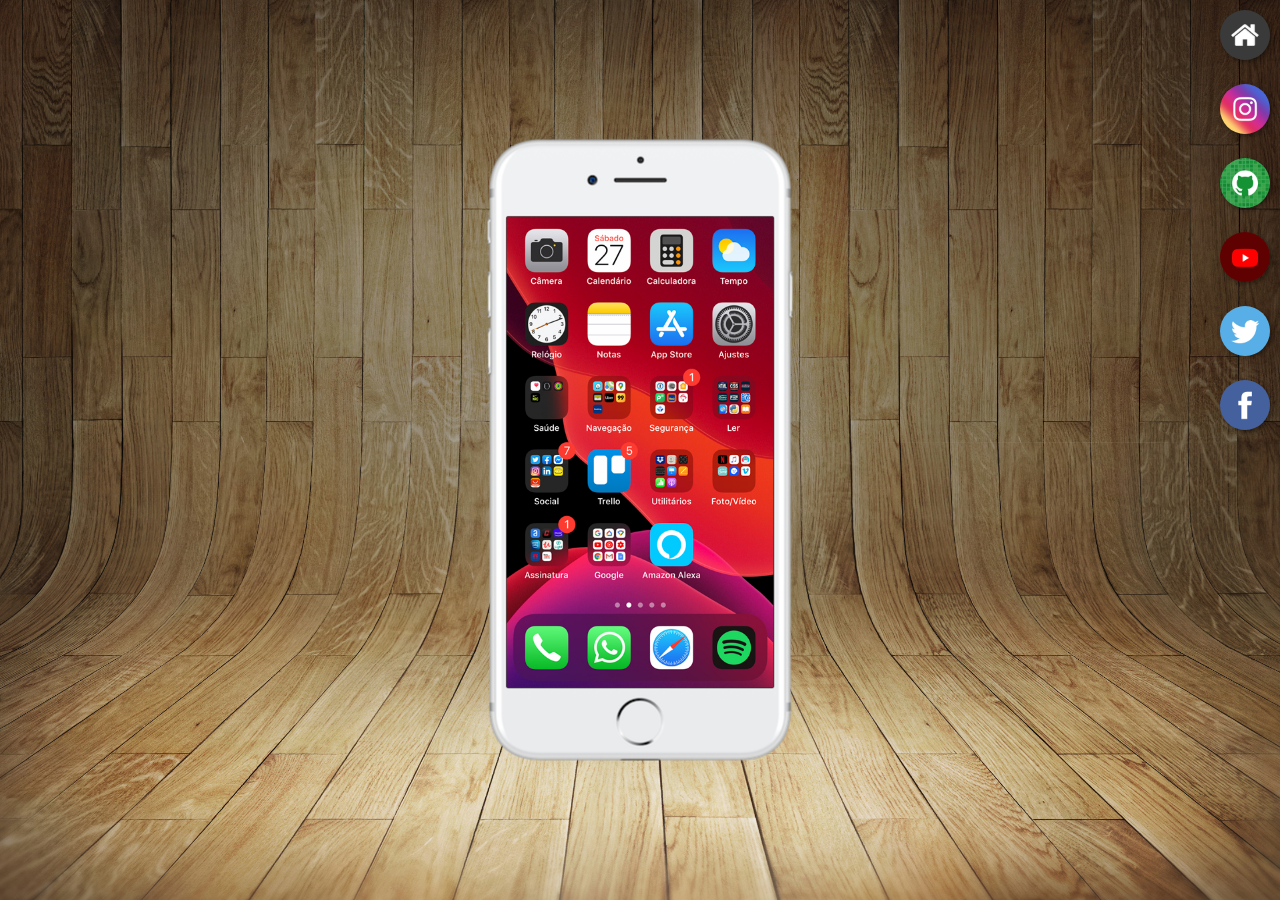
<file: index.html>
<!DOCTYPE html>
<html lang="pt-br">

<head>
    <meta charset="UTF-8">
    <meta name="viewport" content="width=device-width, initial-scale=1.0">
    <link rel="shortcut icon" href="favicon.ico" type="image/x-icon">
    <link rel="stylesheet" href="estilos/style.css">
    <title>Projeto Redes Sociais</title>
</head>

<body>
    <main>
        <section id="telefone">

            <iframe src="home.html" frameborder="0" name="tela" id="tela">
                Seu navegador nao e compativel com isso.
            </iframe>
        </section>

        <section id="redes-sociais">

            <a href="home.html" target="tela"> <img src="imagens/logo-home.jpg" alt=""></a><br>

            <a href="instagram.html" target="tela"> <img src="imagens/logo-instagram.jpg" alt=""></a><br>

            <a href="github.html" target="tela"> <img src="imagens/logo-github.jpg" alt=""></a><br>

            <a href="youtube.html" target="tela"> <img src="imagens/logo-youtube.jpg" alt=""></a><br>

            <a href="Twitter.html" target="tela"> <img src="imagens/logo-twitter.jpg" alt=""></a><br>

            <a href="facebook.html" target="tela"> <img src="imagens/logo-facebook.jpg" alt=""></a>

        </section>



    </main>
</body>

</html>
</file>
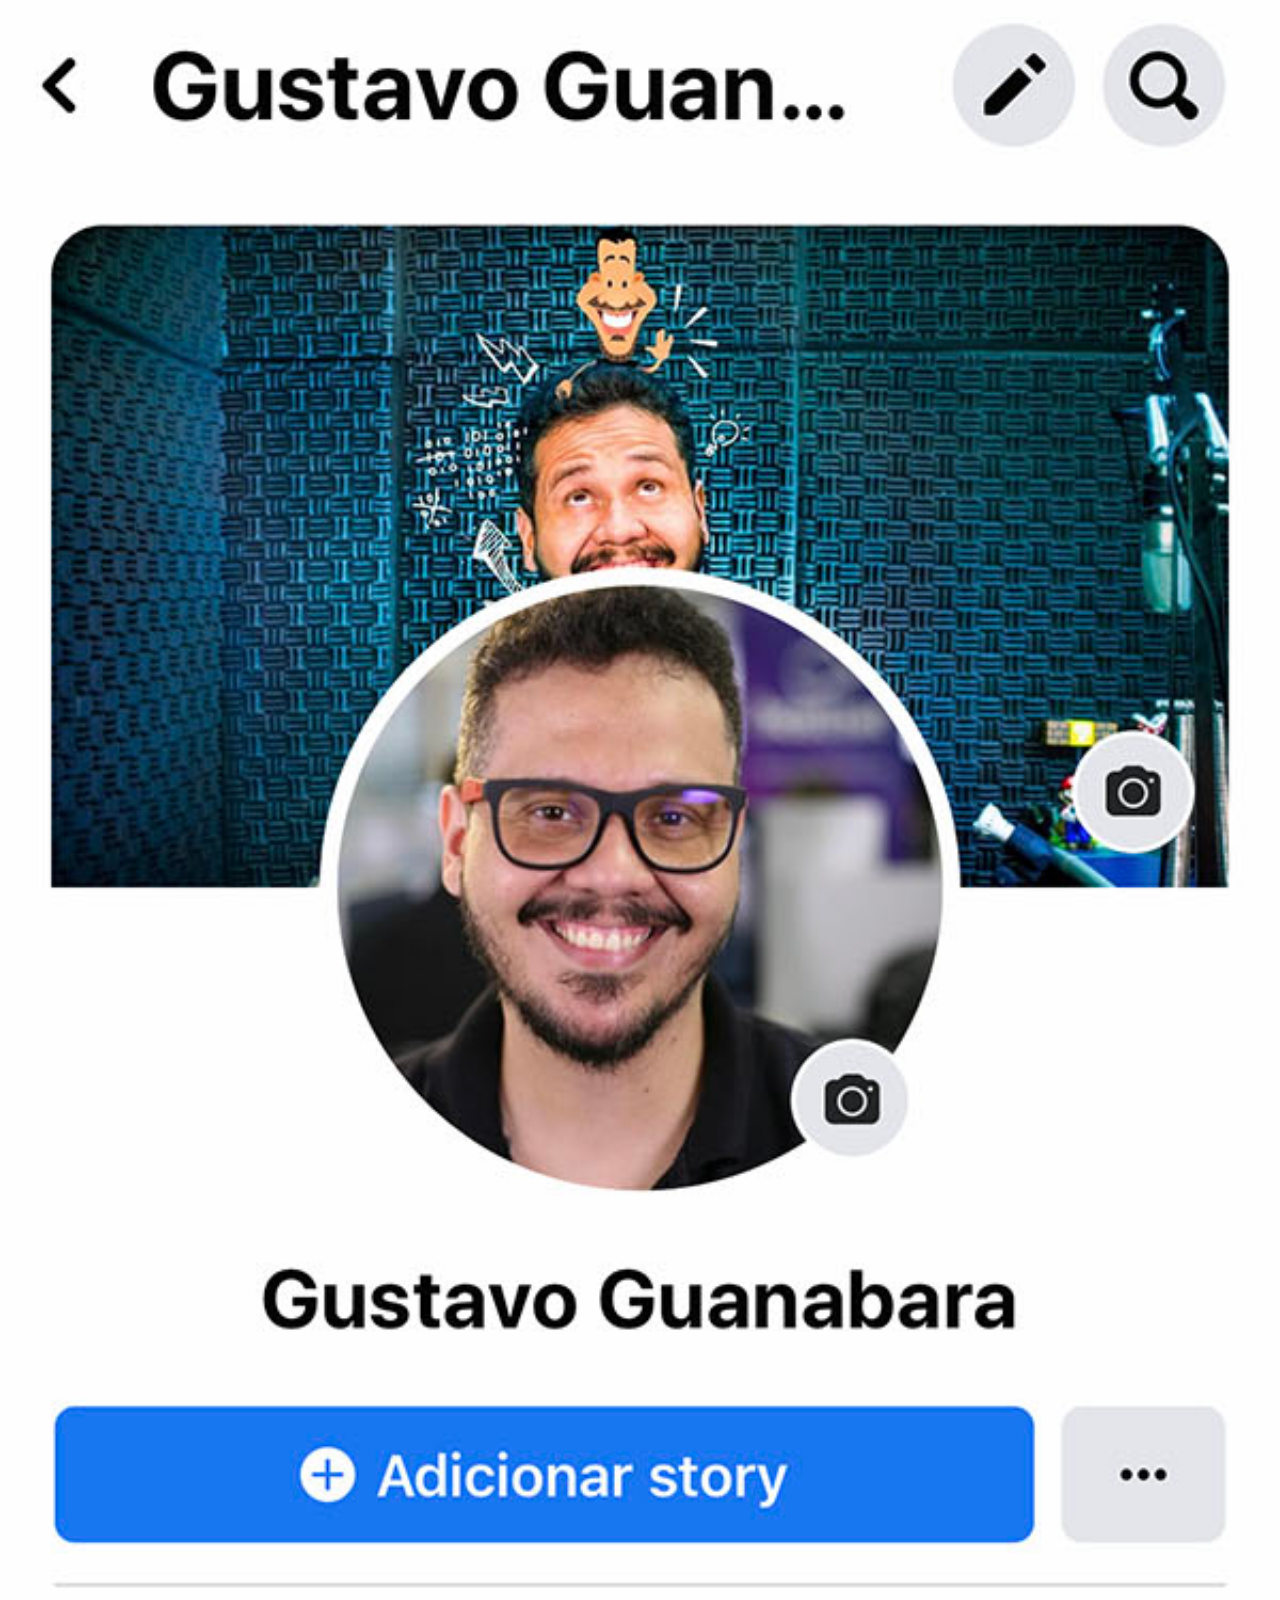
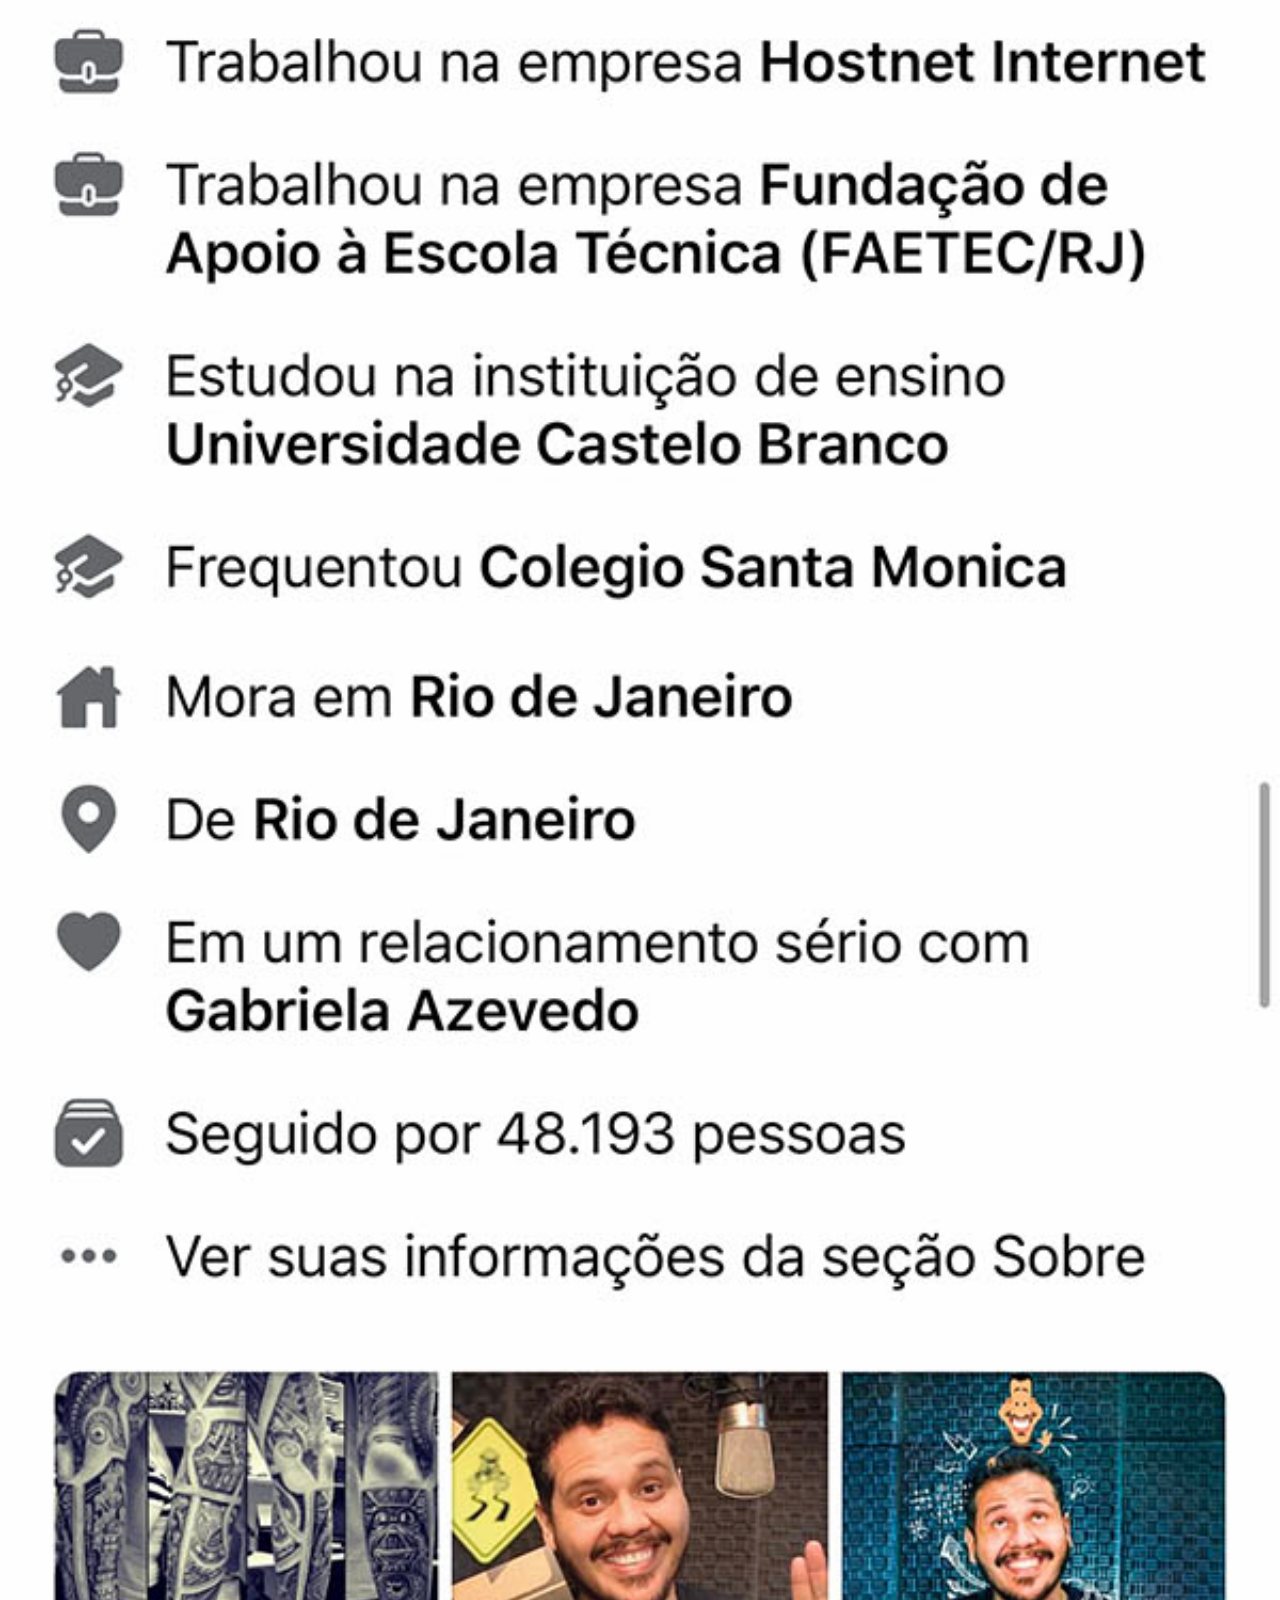
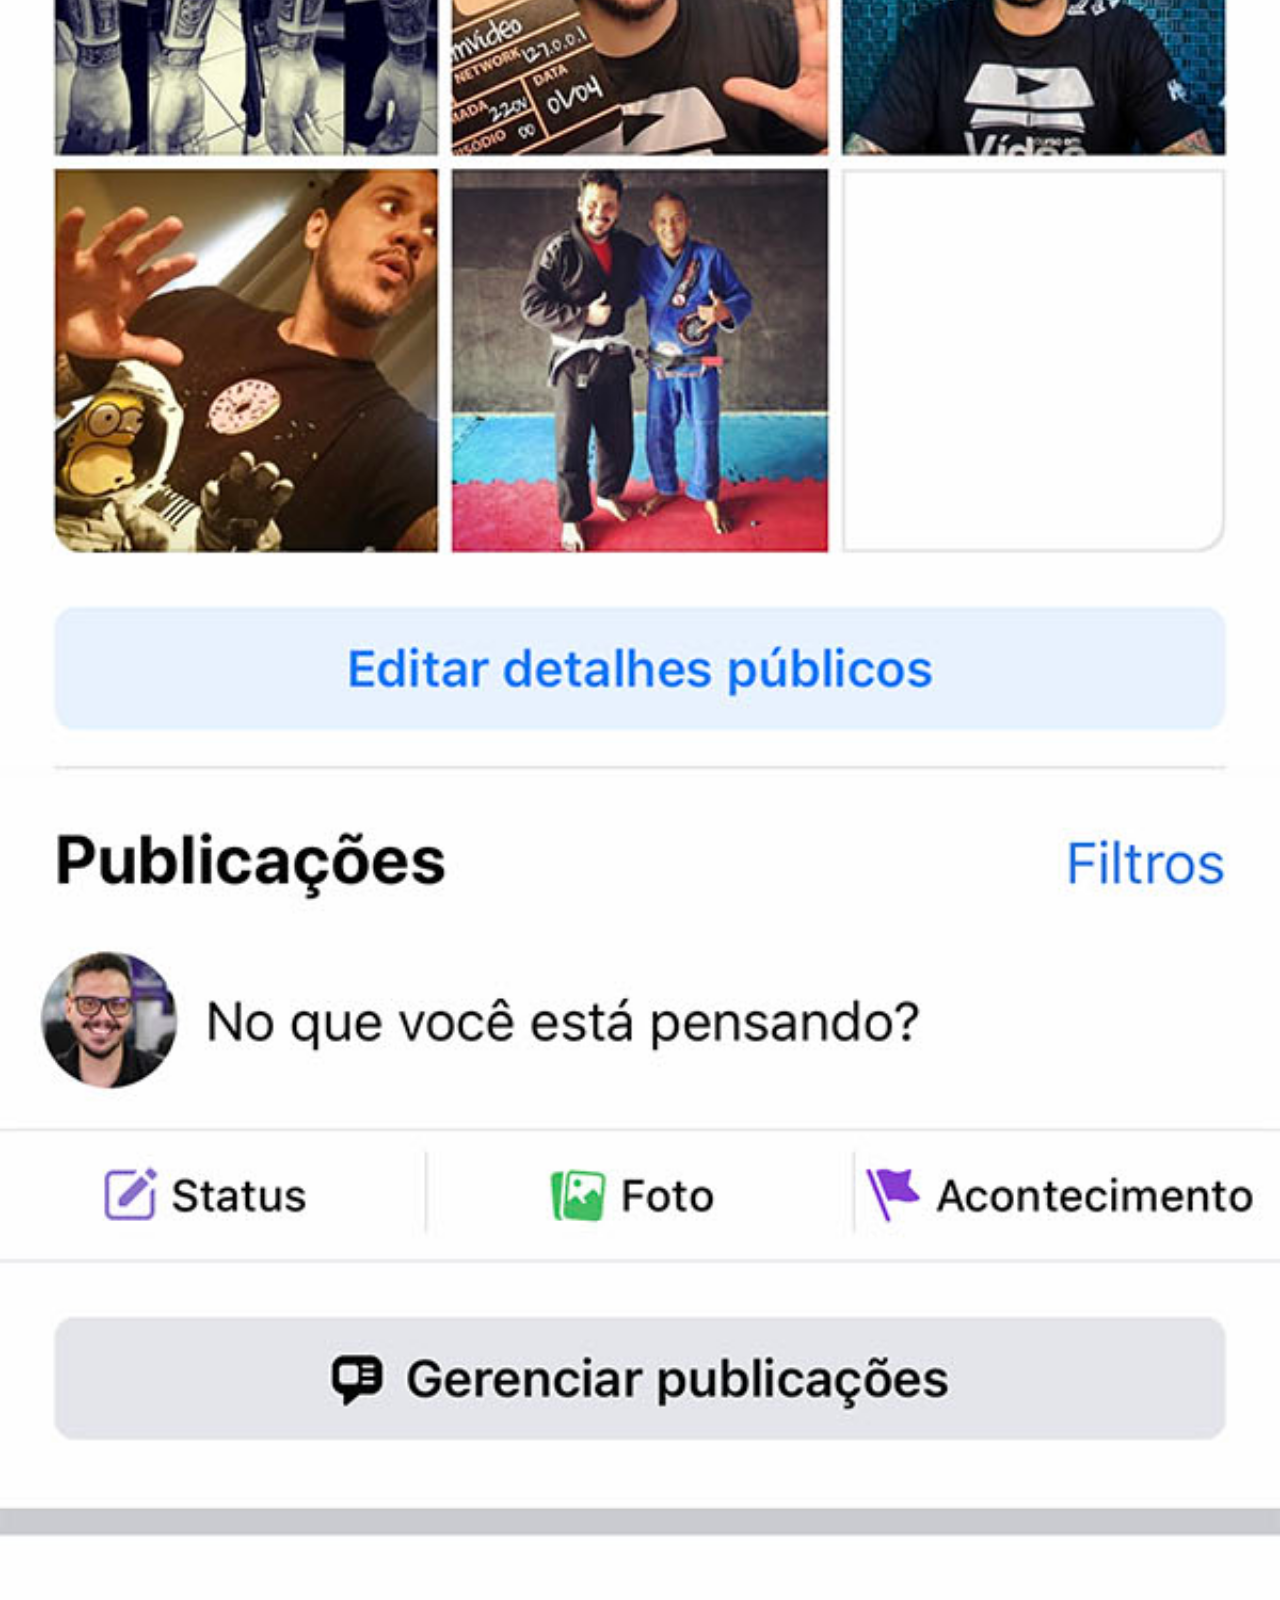
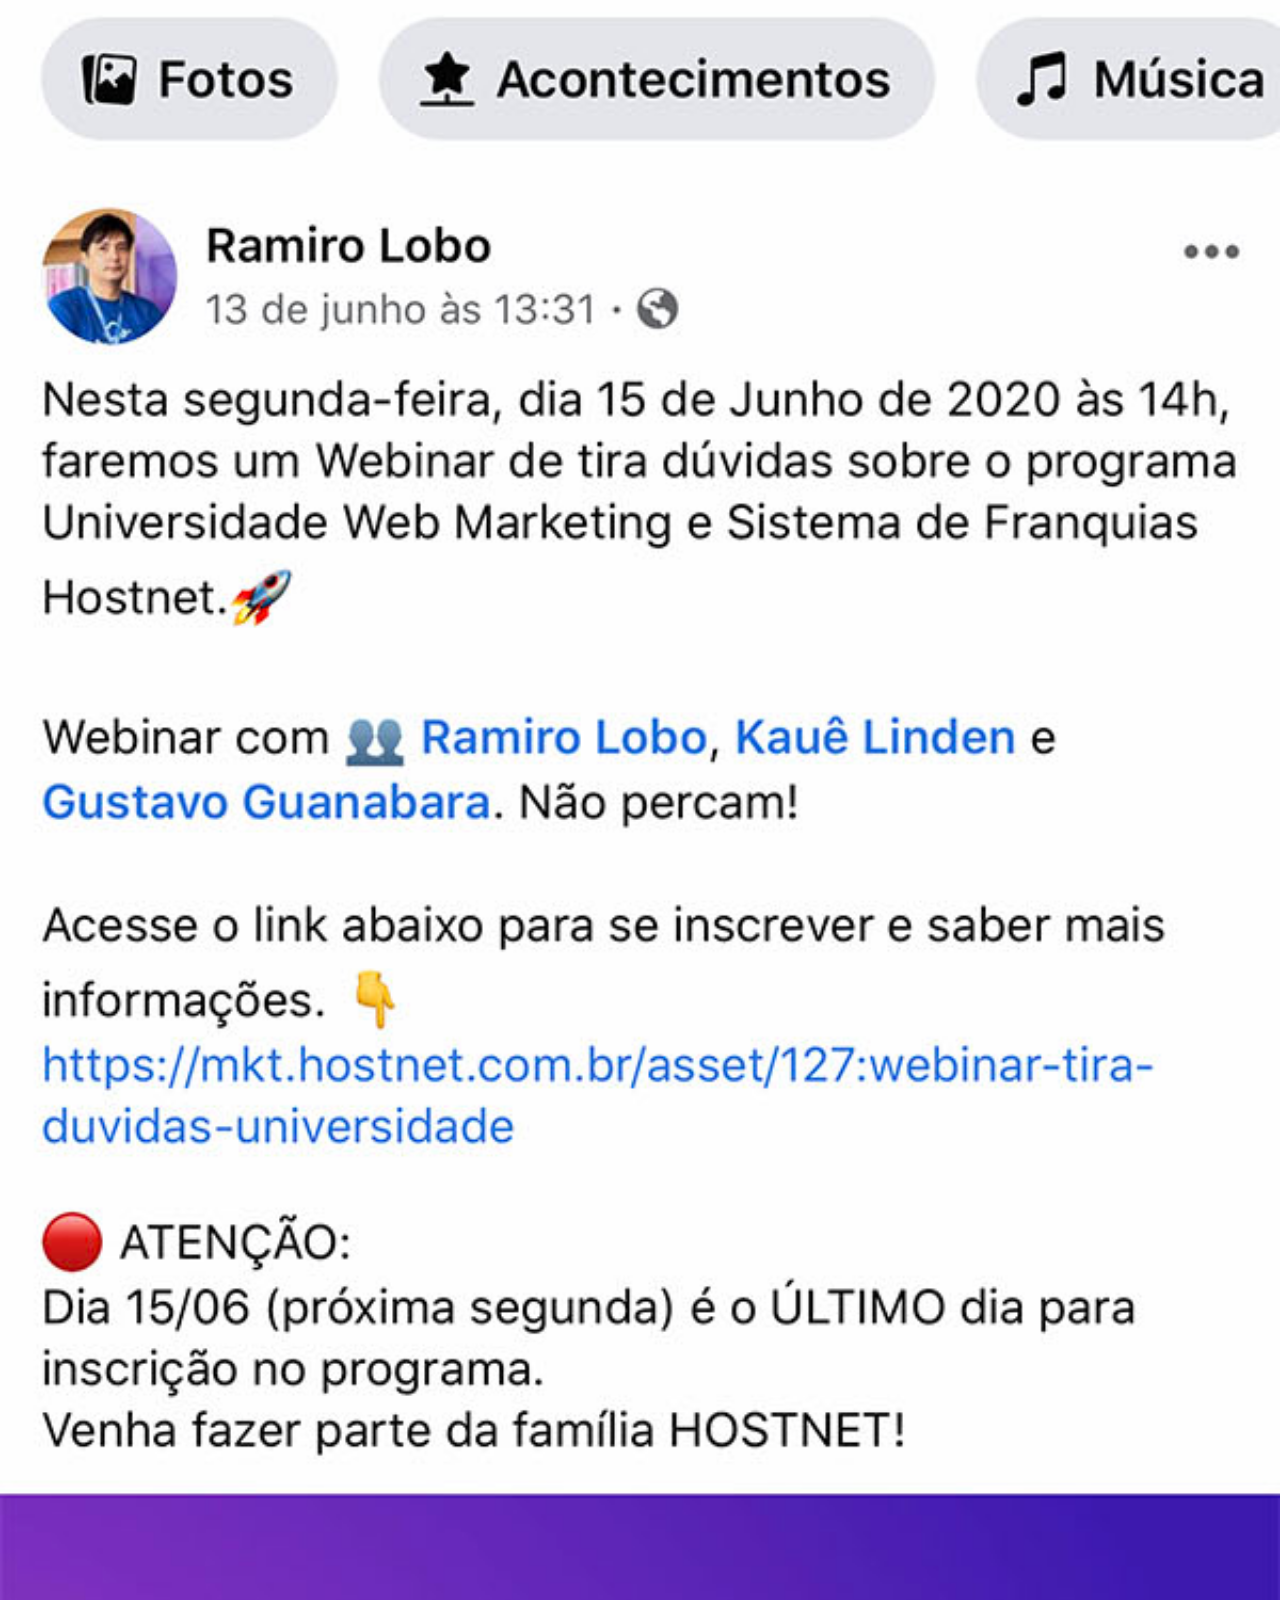
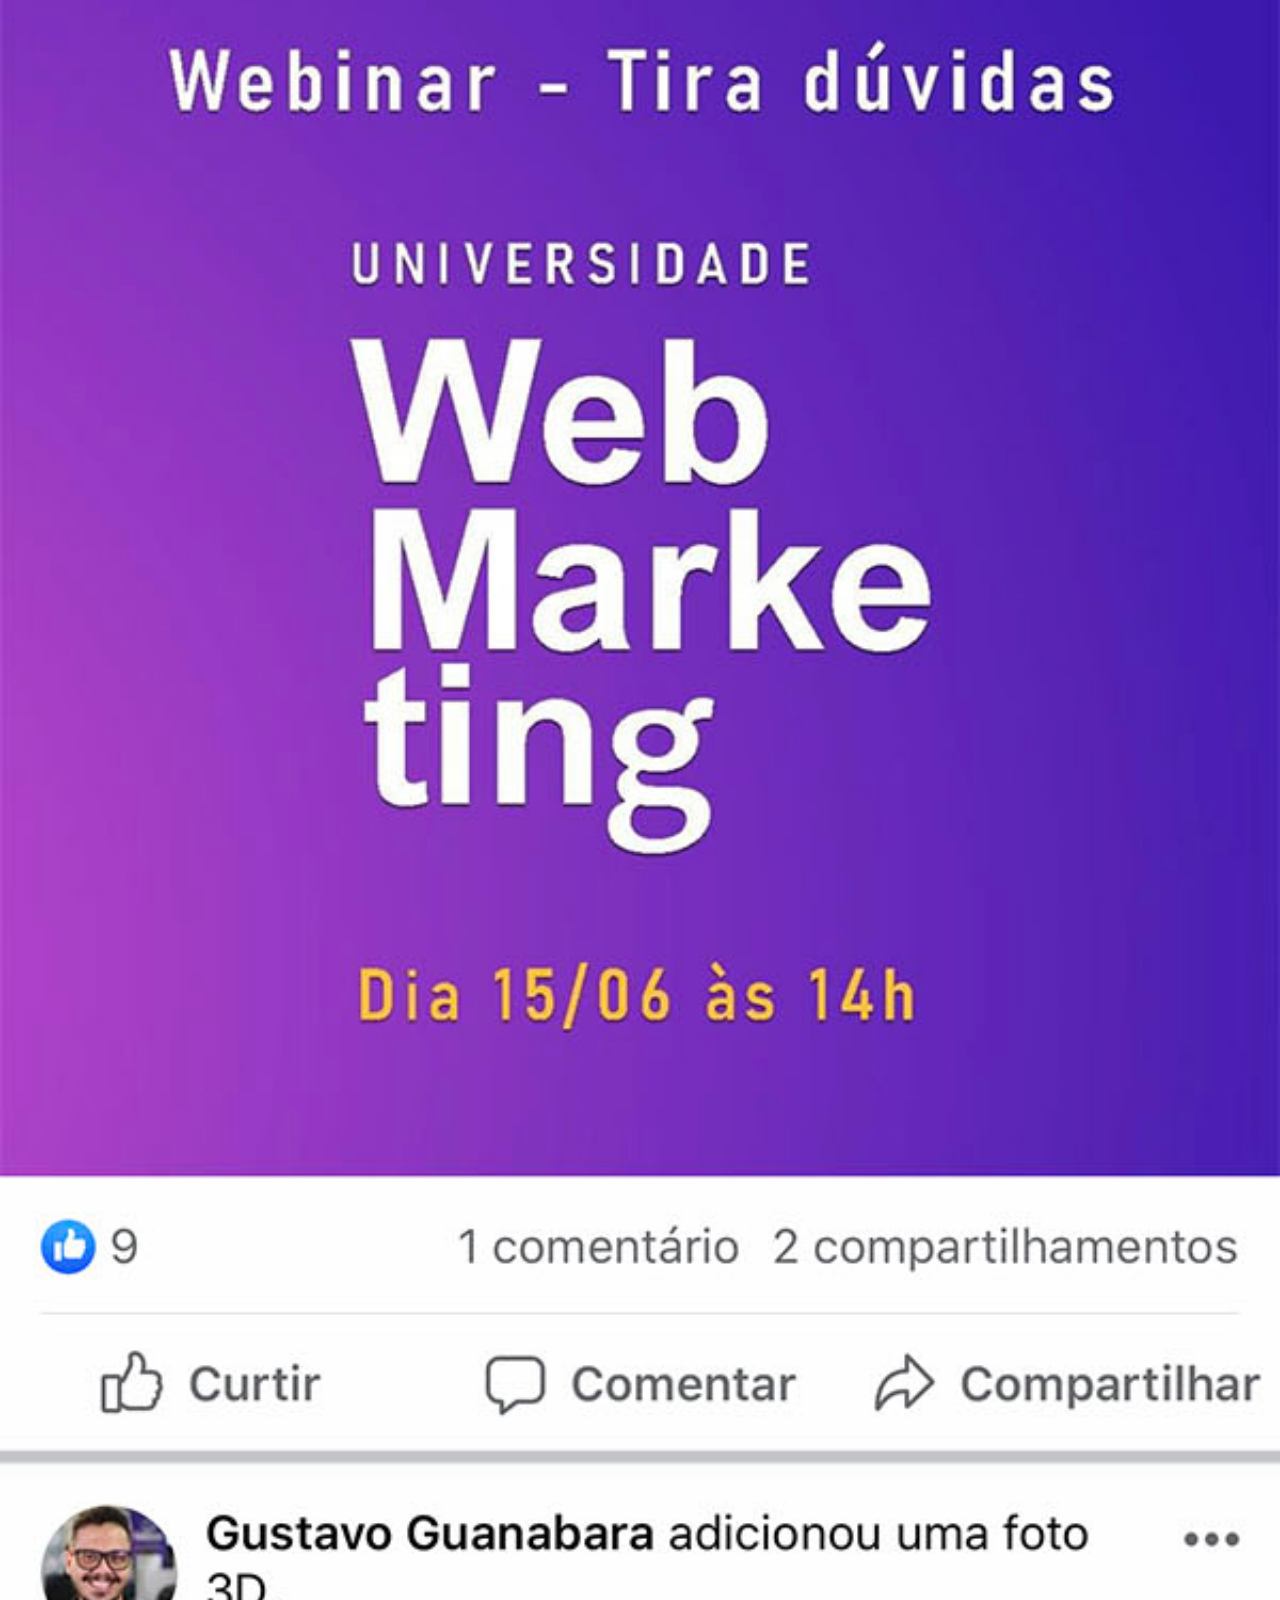
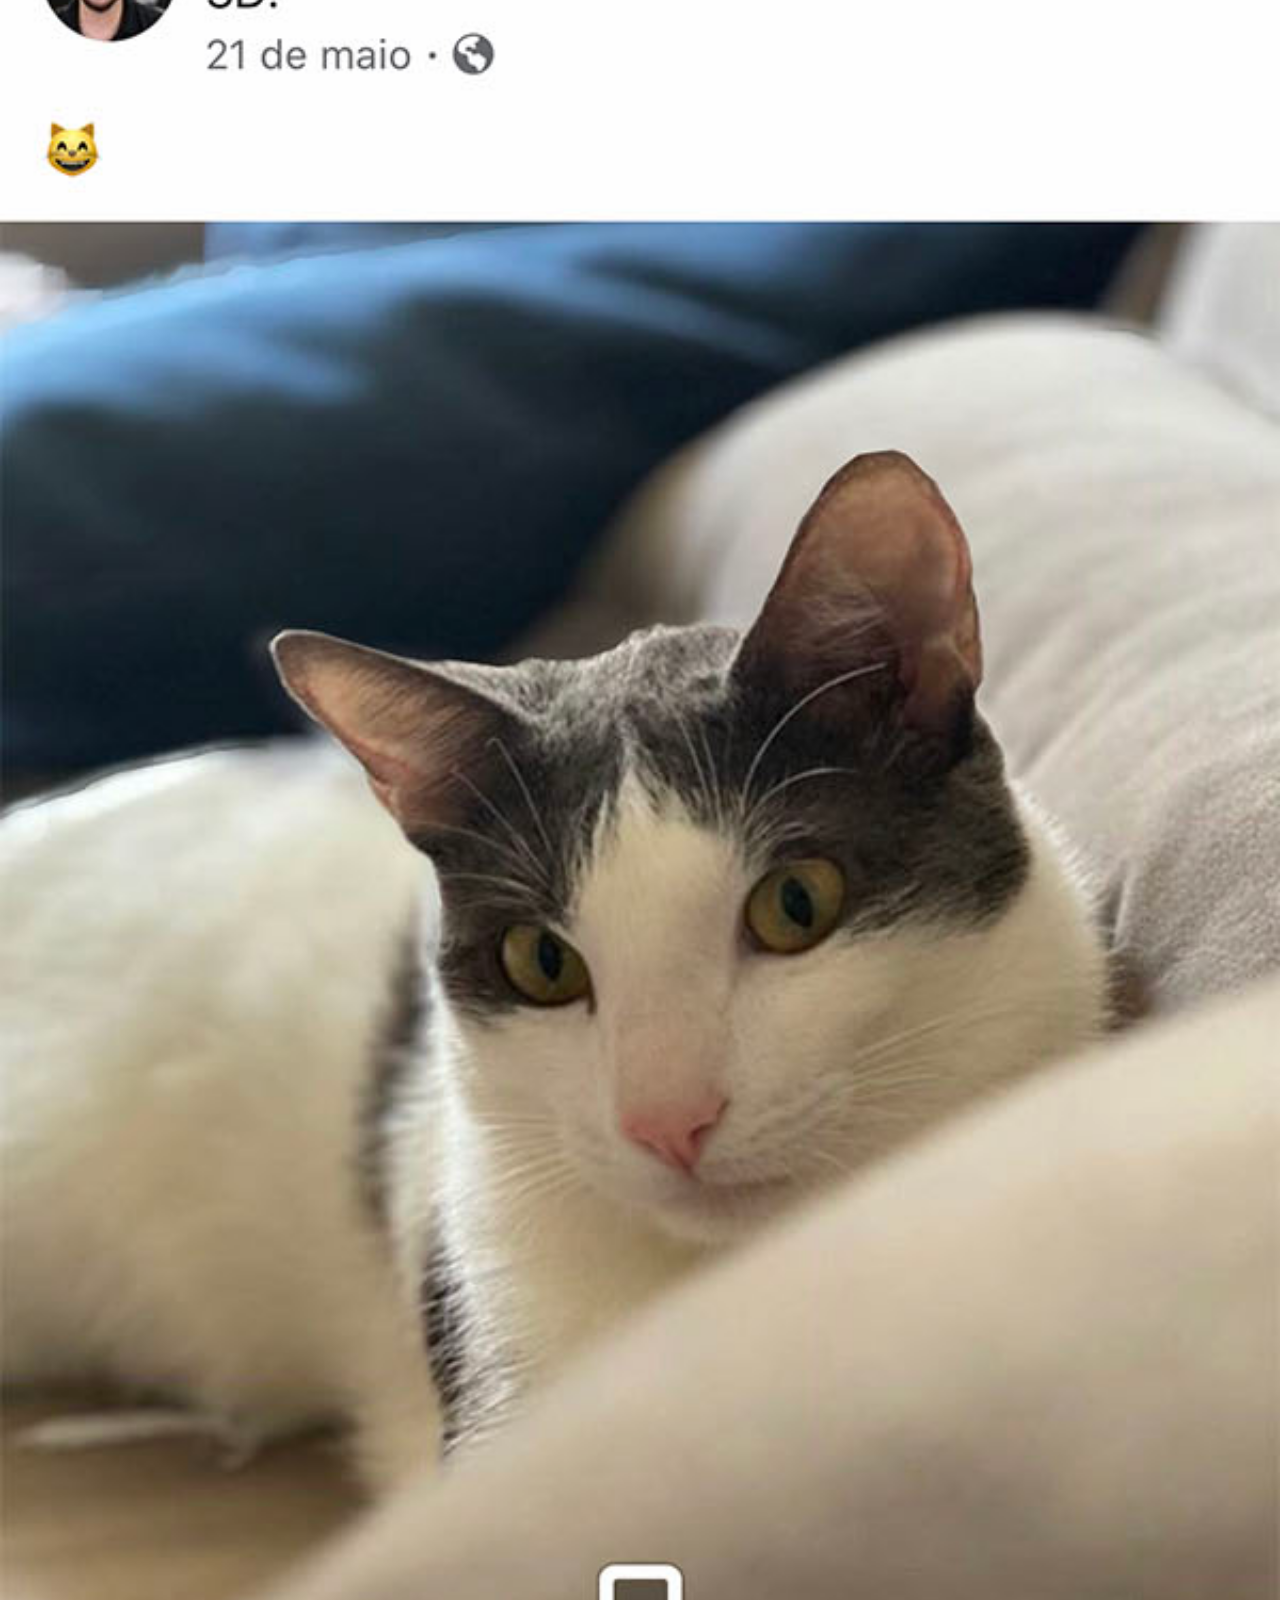
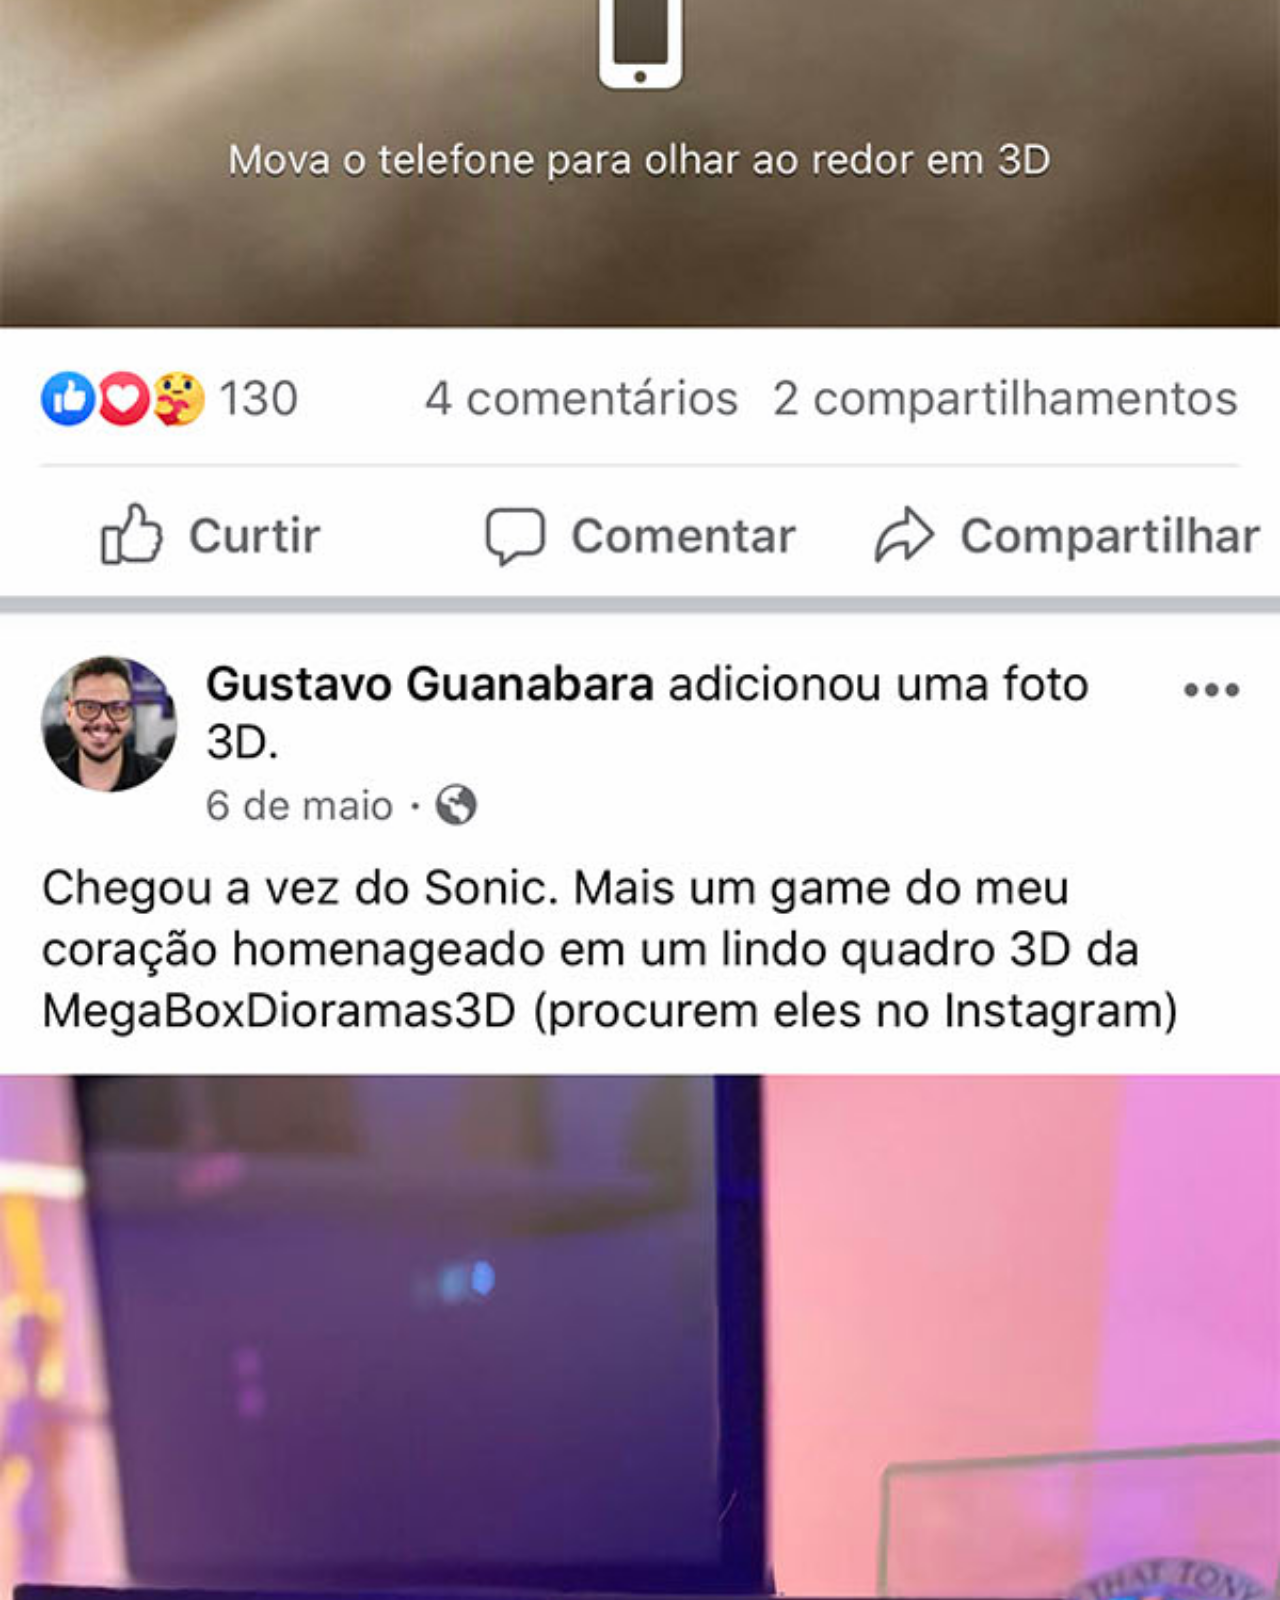
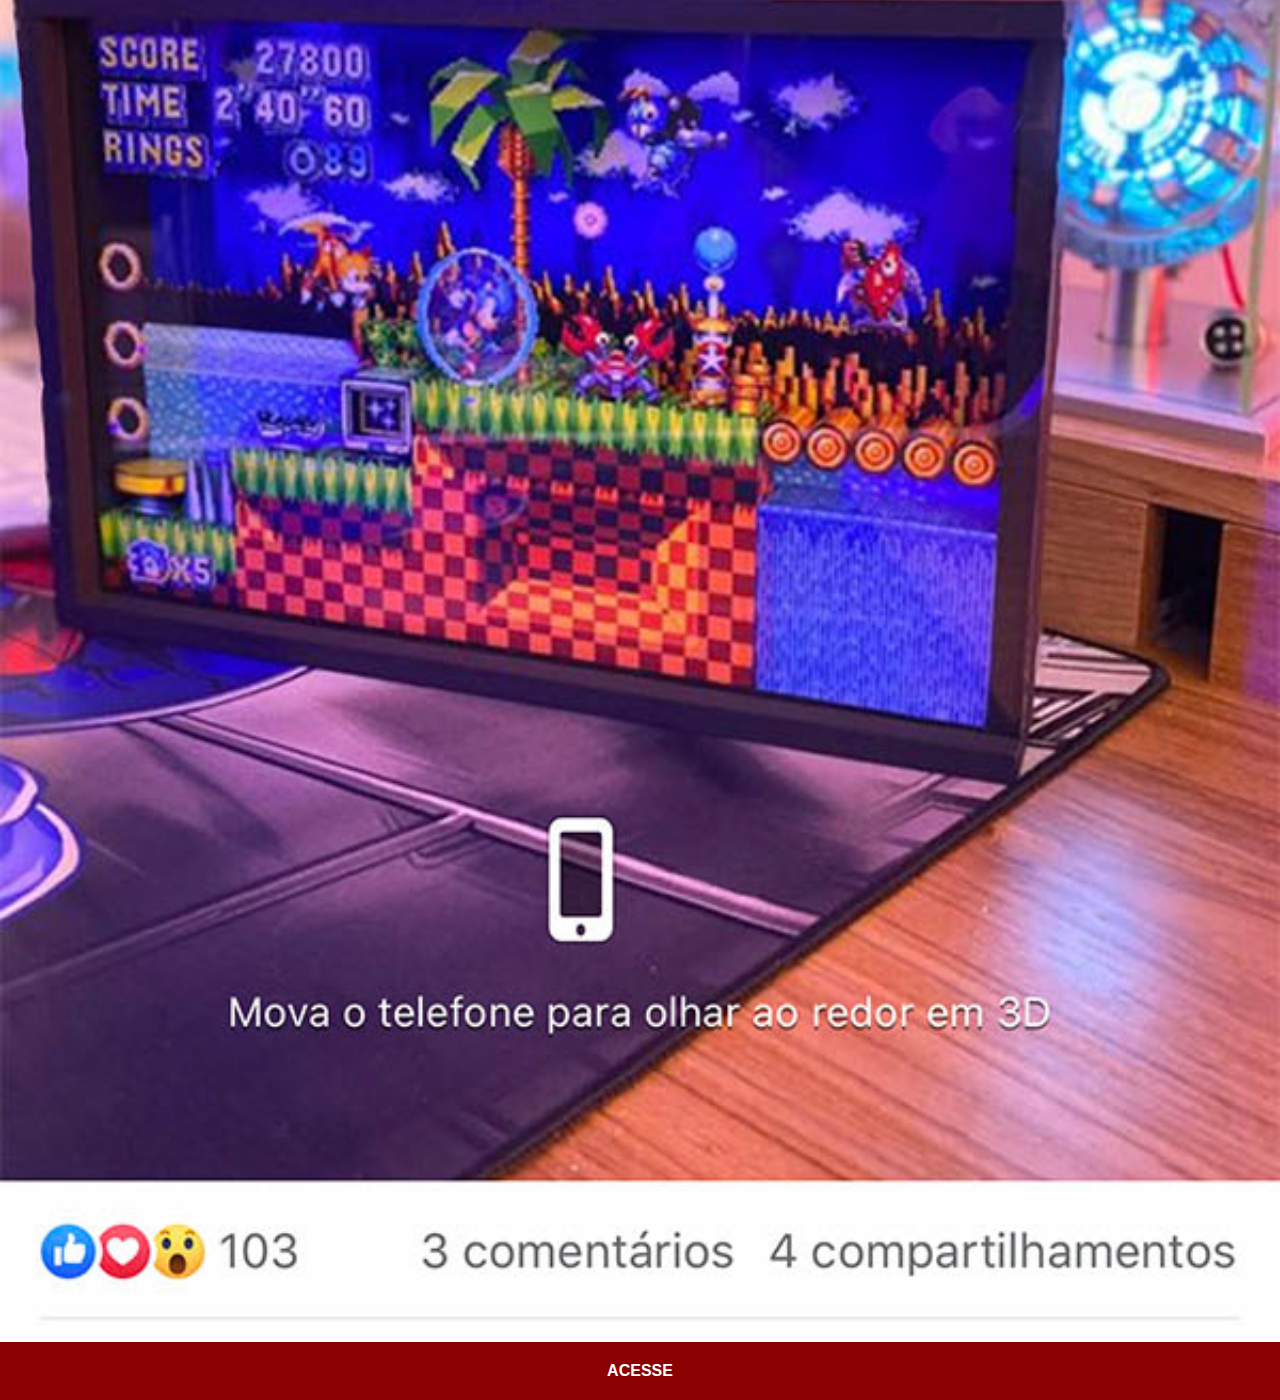
<file: facebook.html>
<!DOCTYPE html>
<html lang="pt-br">
<head>
    <meta charset="UTF-8">
    <meta name="viewport" content="width=device-width, initial-scale=1.0">
    <link rel="stylesheet" href="estilos/social.css">
    <title>Facebook</title>
</head>
<body>
    <img src="imagens/tela-facebook.jpg" alt="Facebook">
    <a href="https://www.facebook.com/CaioAtala/" target="_blank">ACESSE</a>
</body>
</html>
</file>
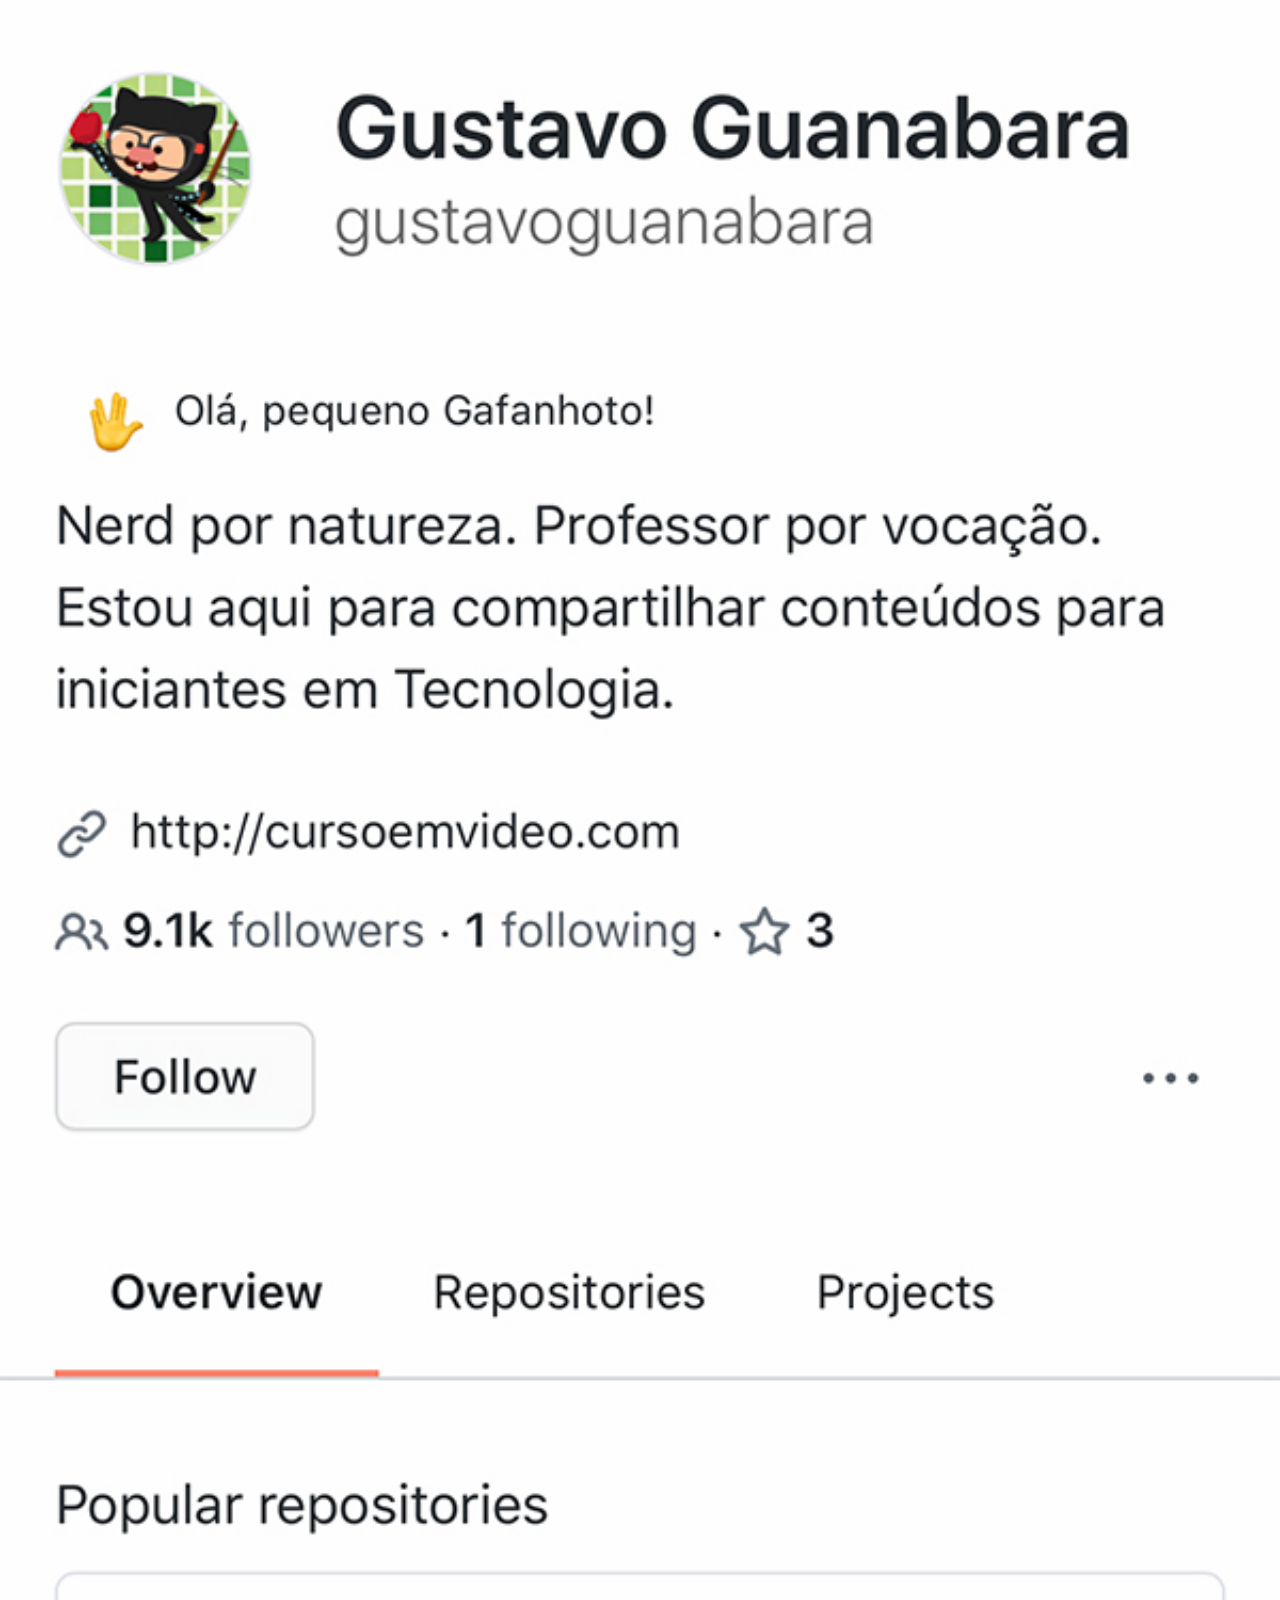
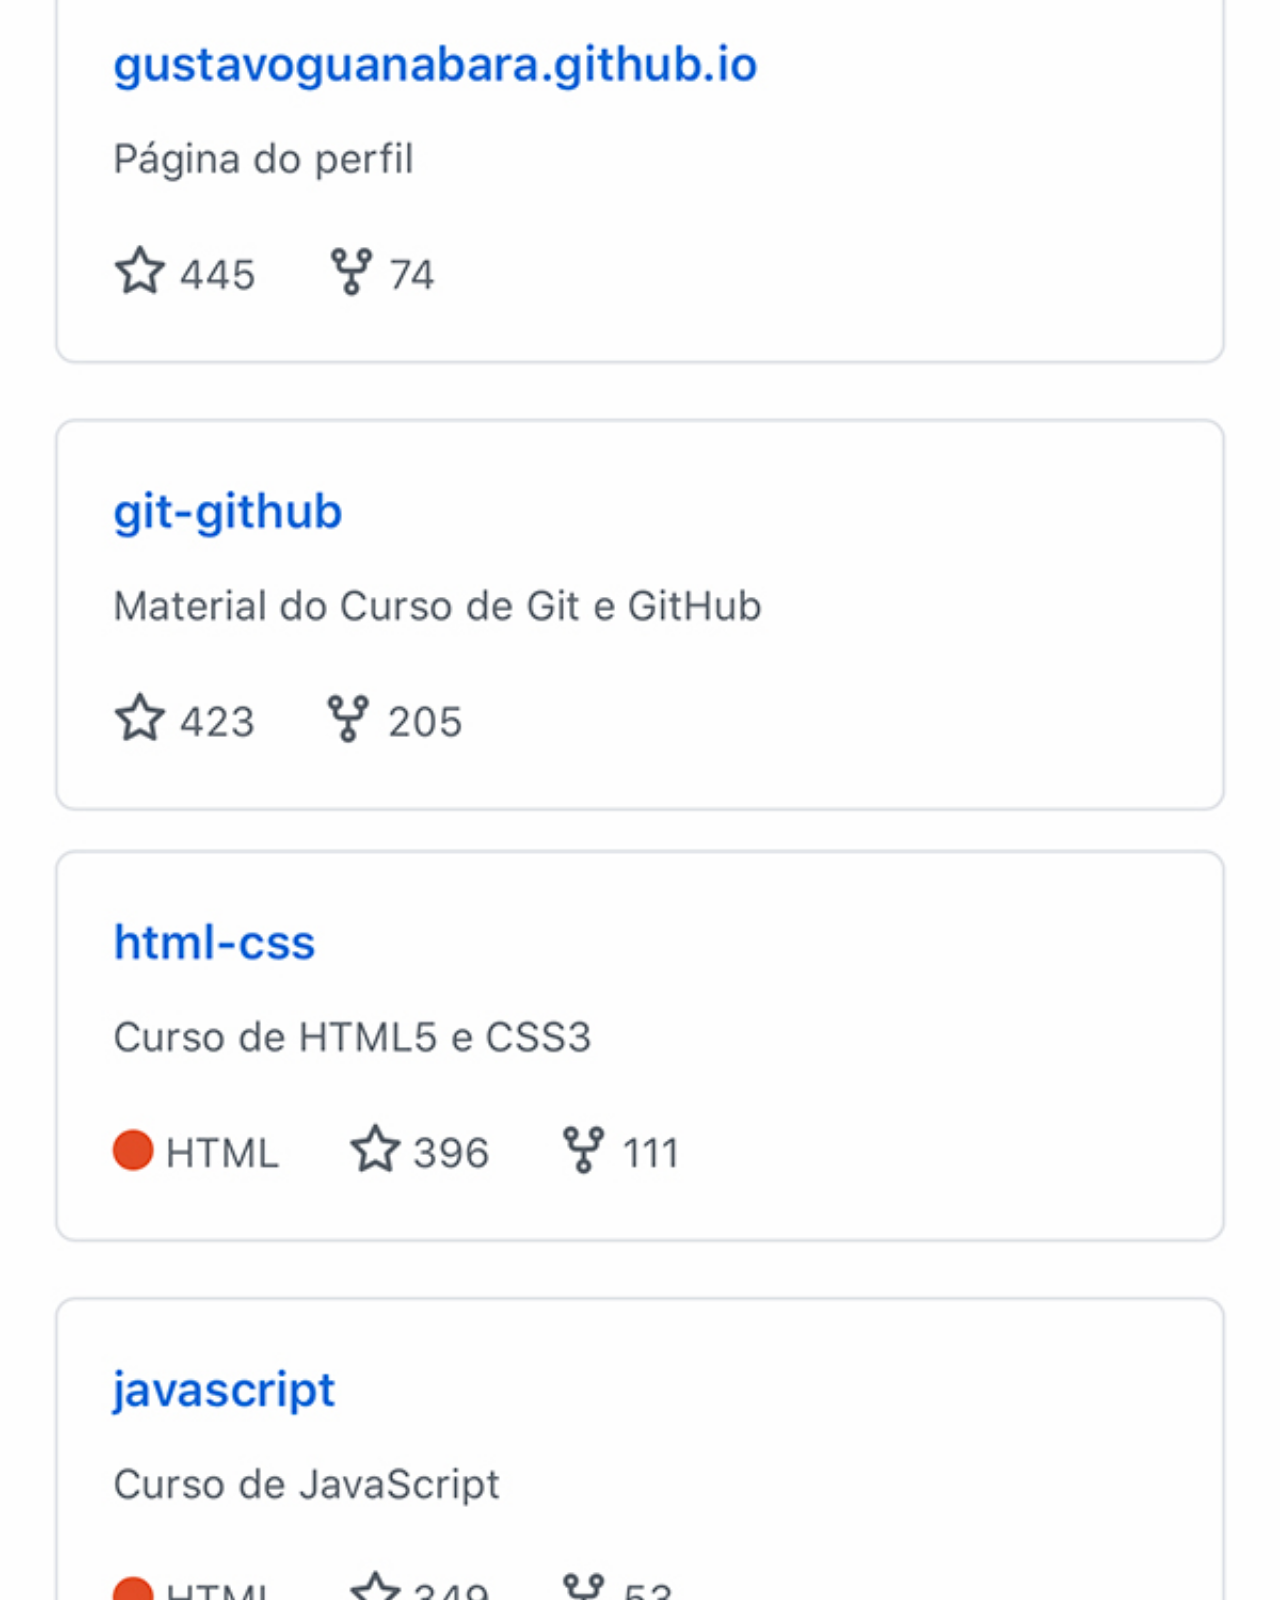
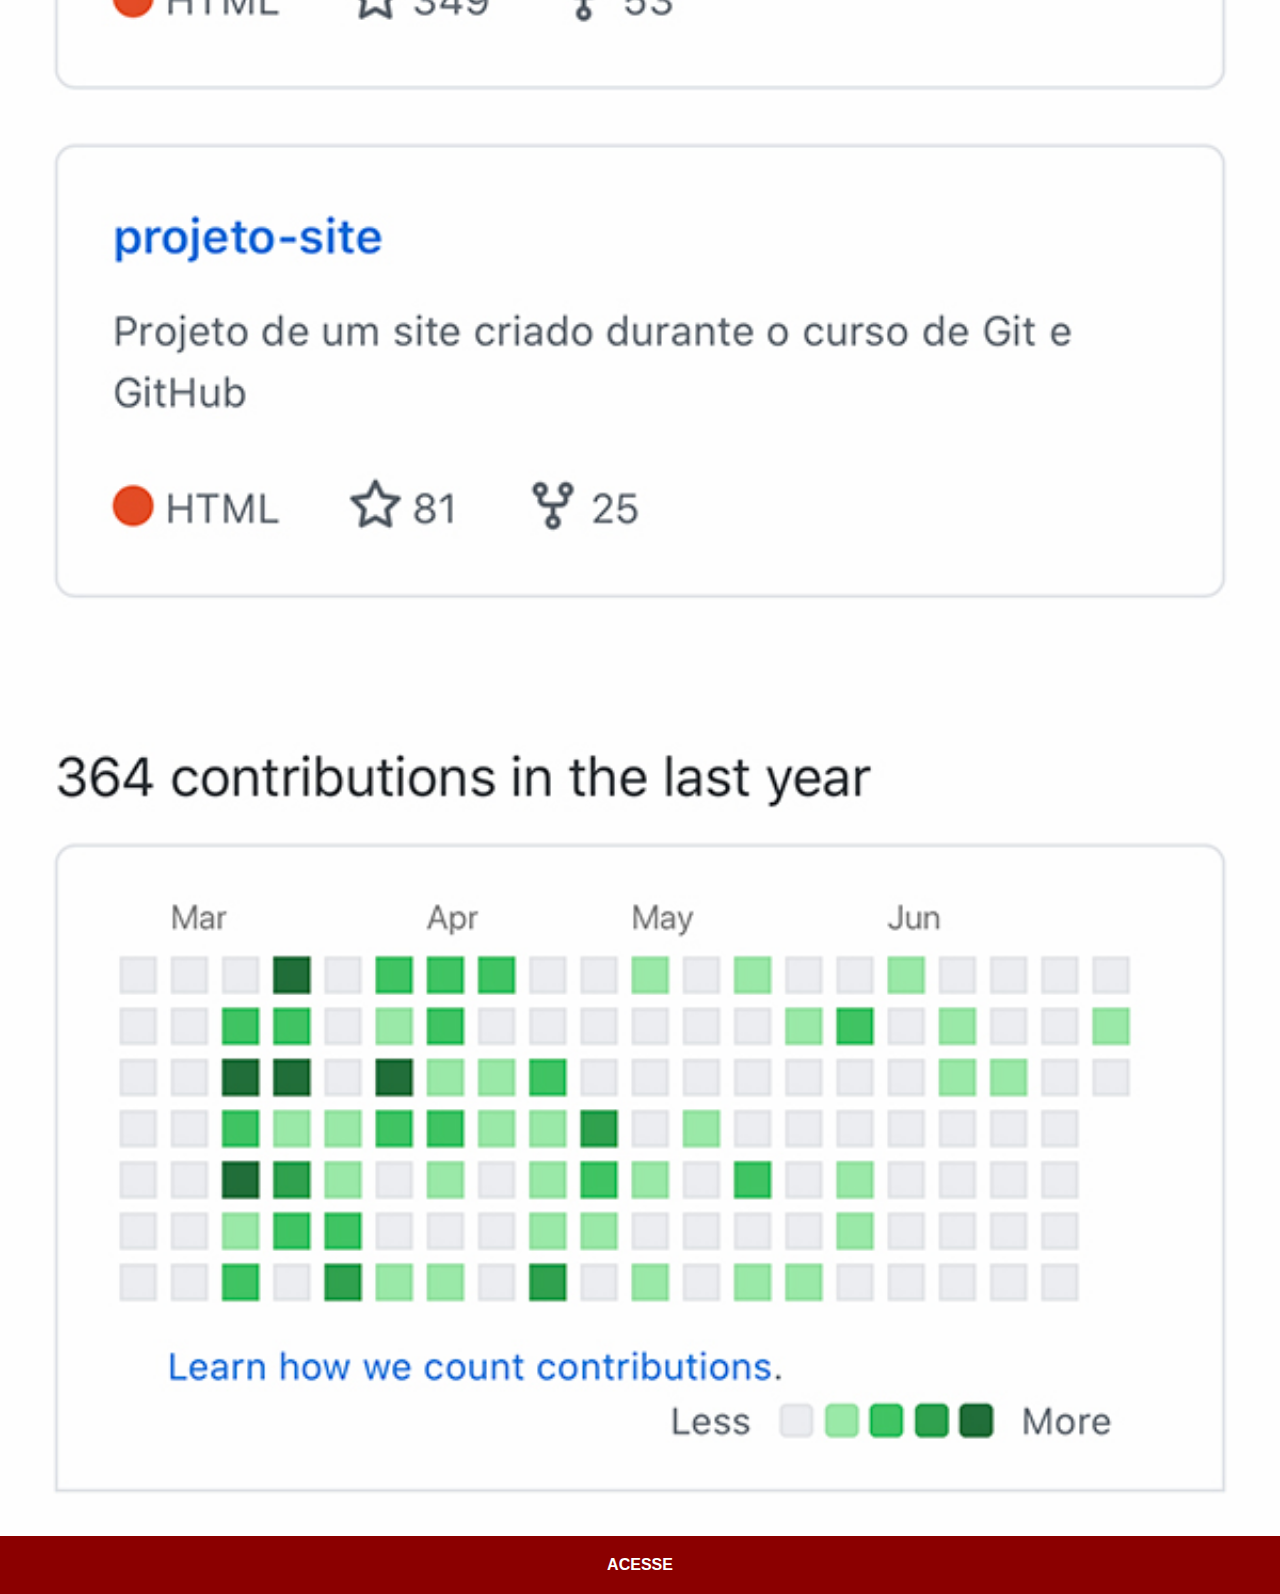
<file: github.html>
<!DOCTYPE html>
<html lang="pt-br">
<head>
    <meta charset="UTF-8">
    <meta name="viewport" content="width=device-width, initial-scale=1.0">
    <link rel="stylesheet" href="estilos/social.css">
    <title>GitHub</title>
</head>
<body>
    <img src="imagens/tela-github.jpg" alt=" GitHub">
    <a href="https://github.com/caioatala" target="_blank">ACESSE</a>
</body>
</html>
</file>
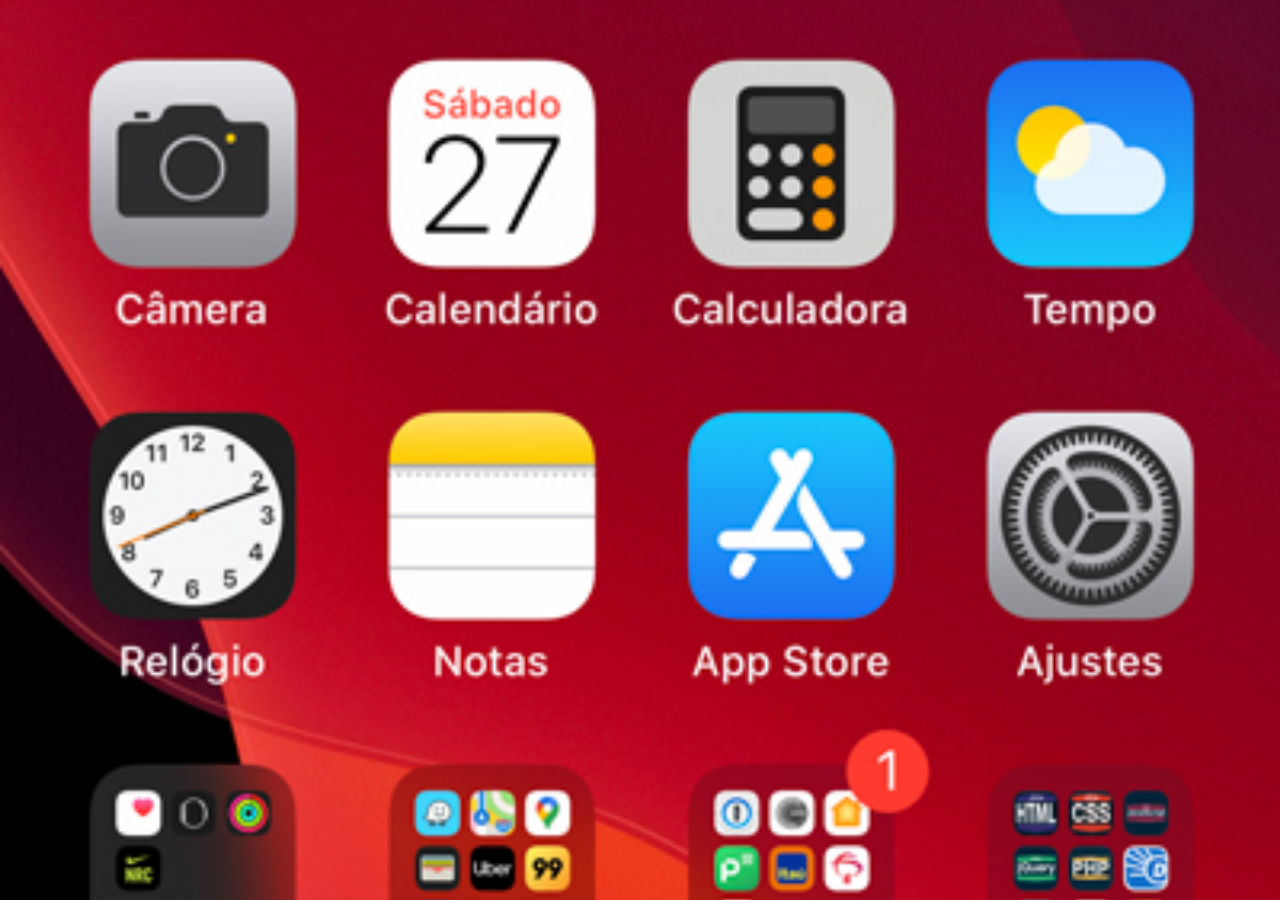
<file: home.html>
<!DOCTYPE html>
<html lang="pt-br">

<head>
    <meta charset="UTF-8">
    <meta name="viewport" content="width=device-width, initial-scale=1.0">
    <title>home</title>
</head>

<style>
    * {
        margin: 0px;
        padding: 0px;
    }

    body {
        width: 100vw;
        height: 100vh;
        background: black url('imagens/tela-home.jpg') no-repeat top center;
        background-size: cover;
    }
</style>

<body>

</body>

</html>
</file>
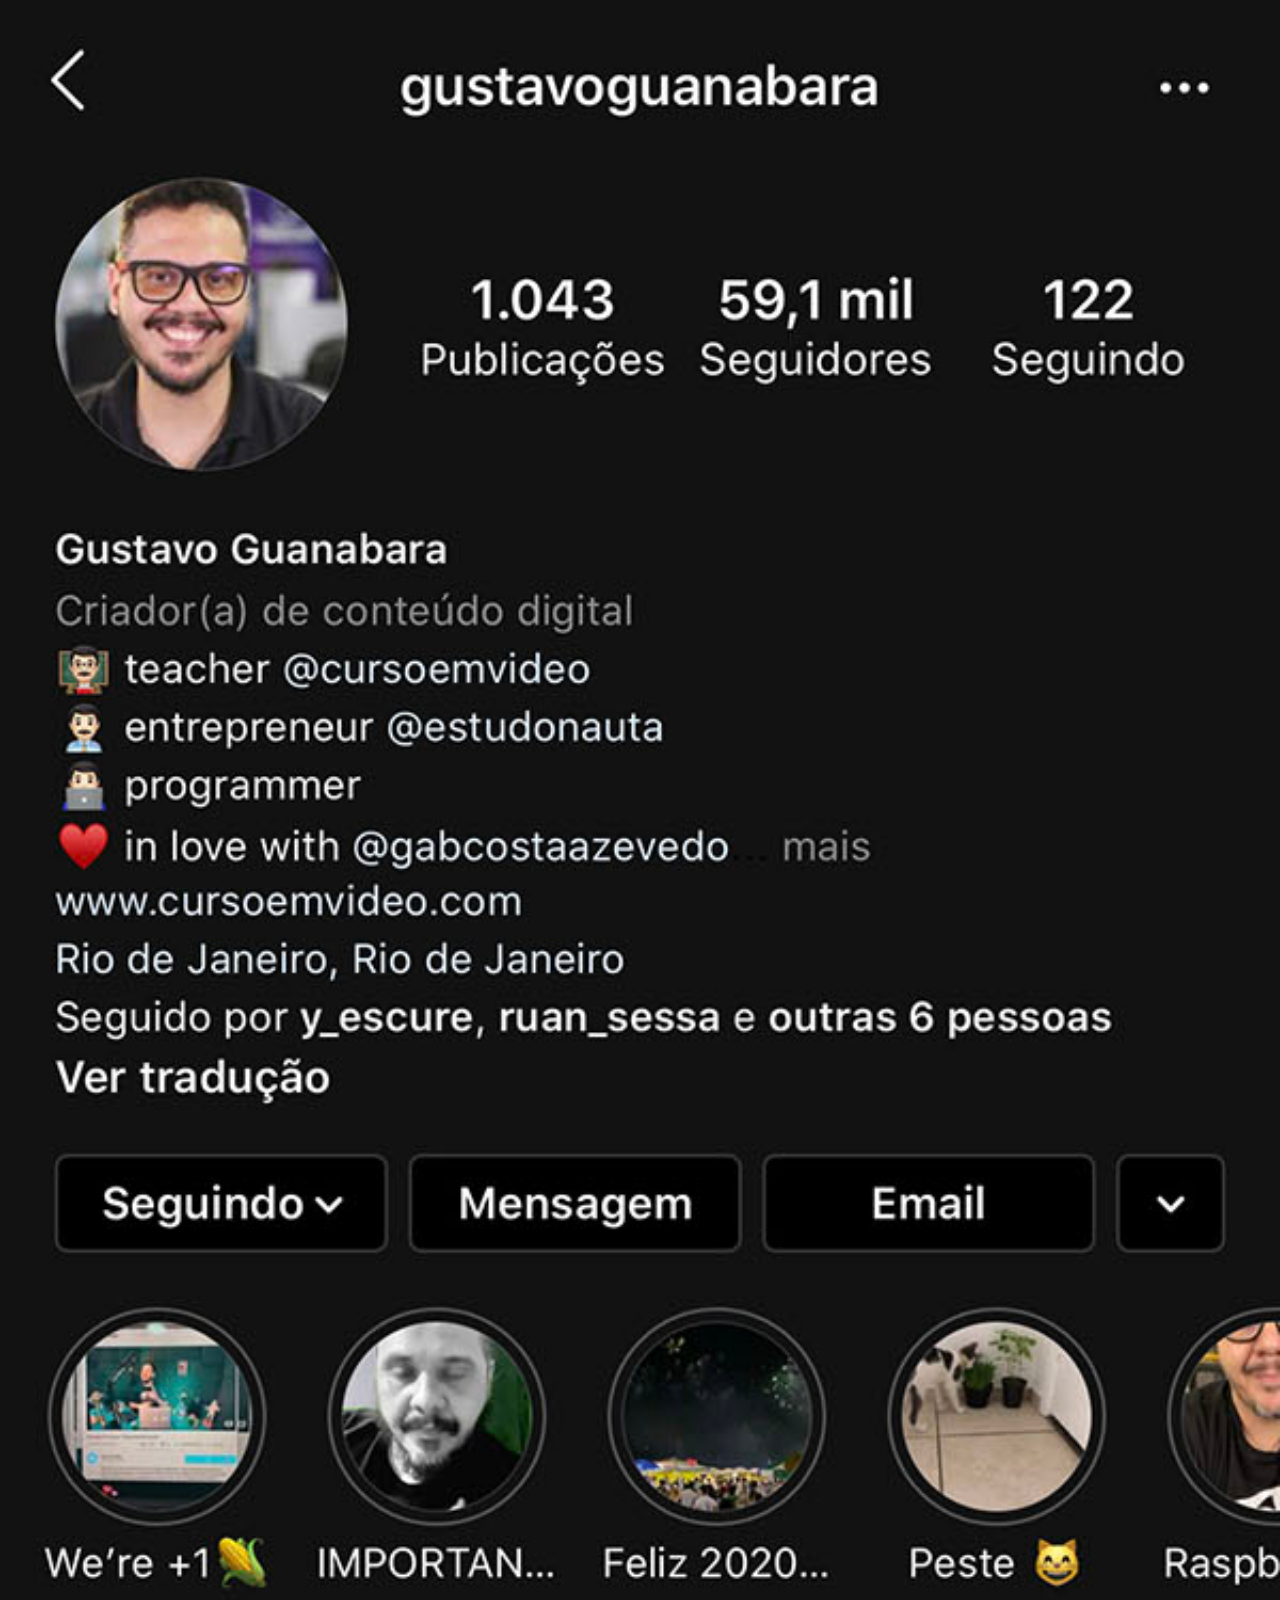
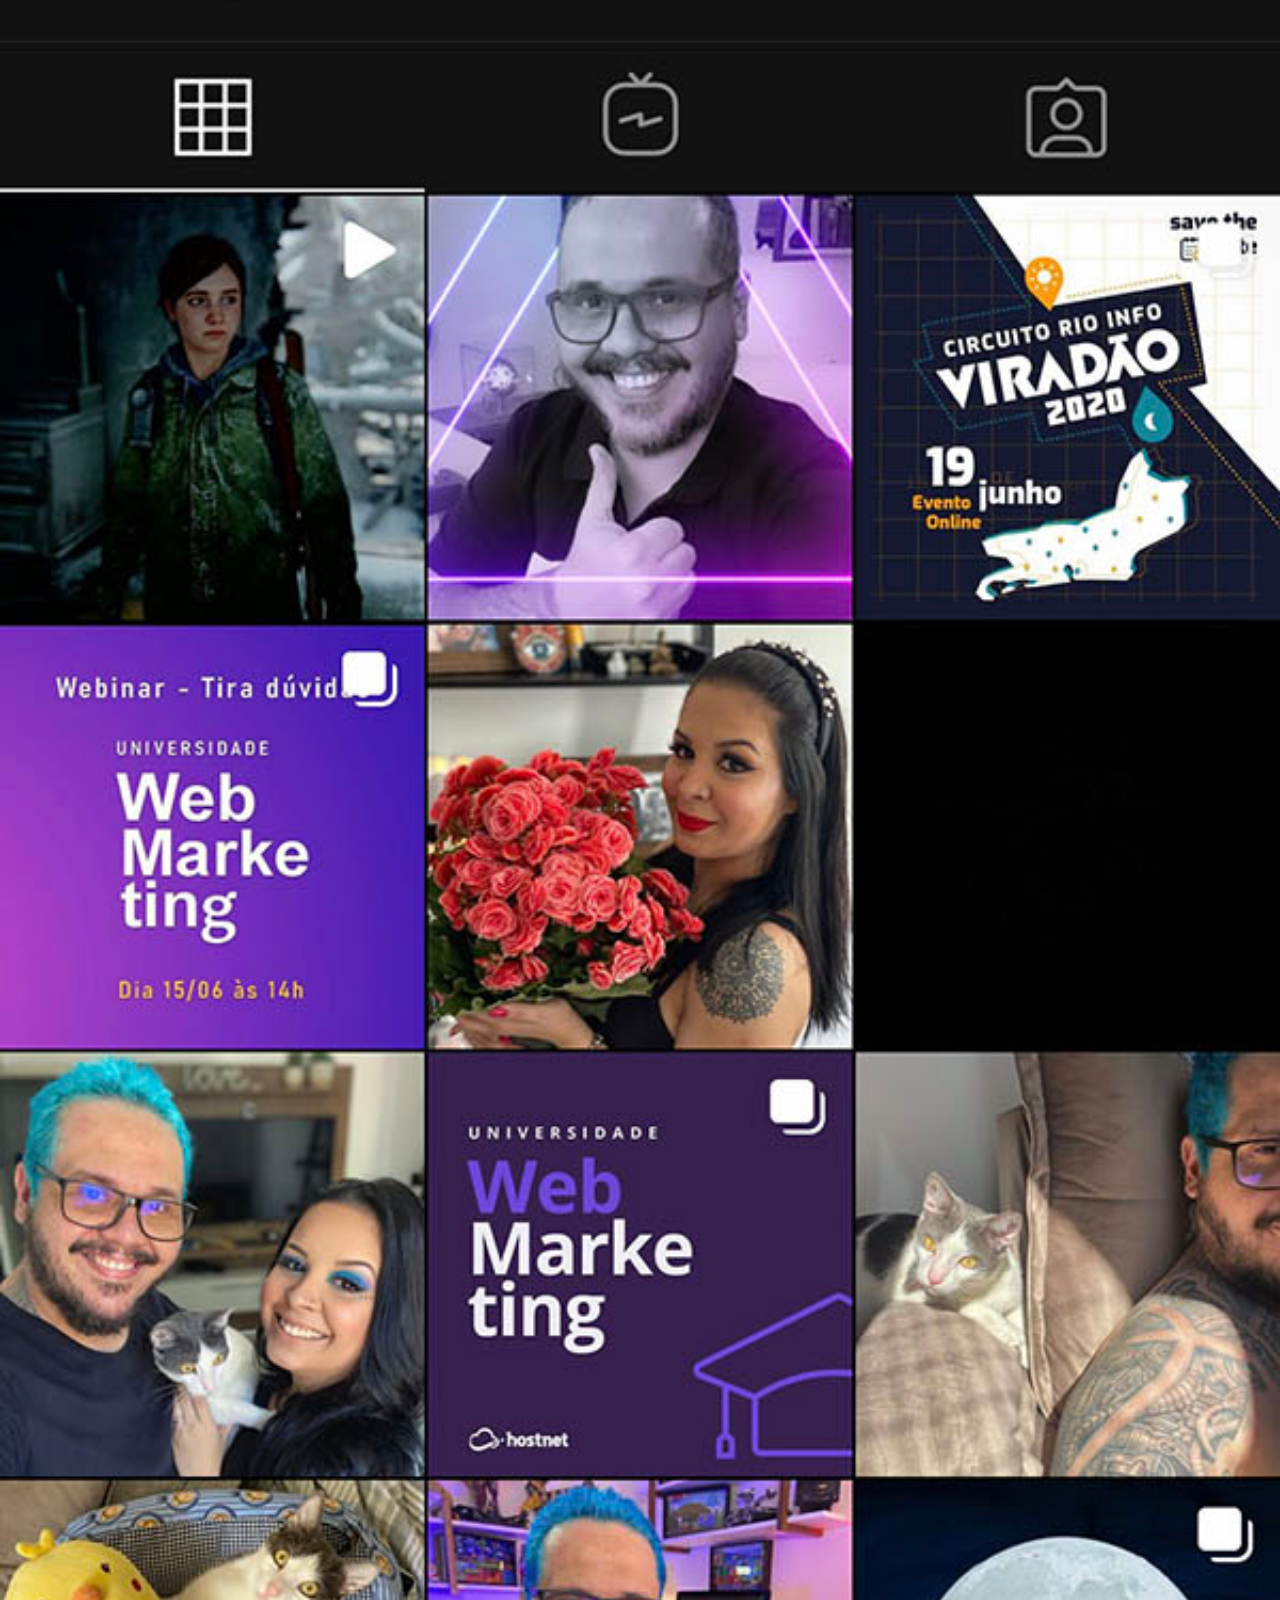
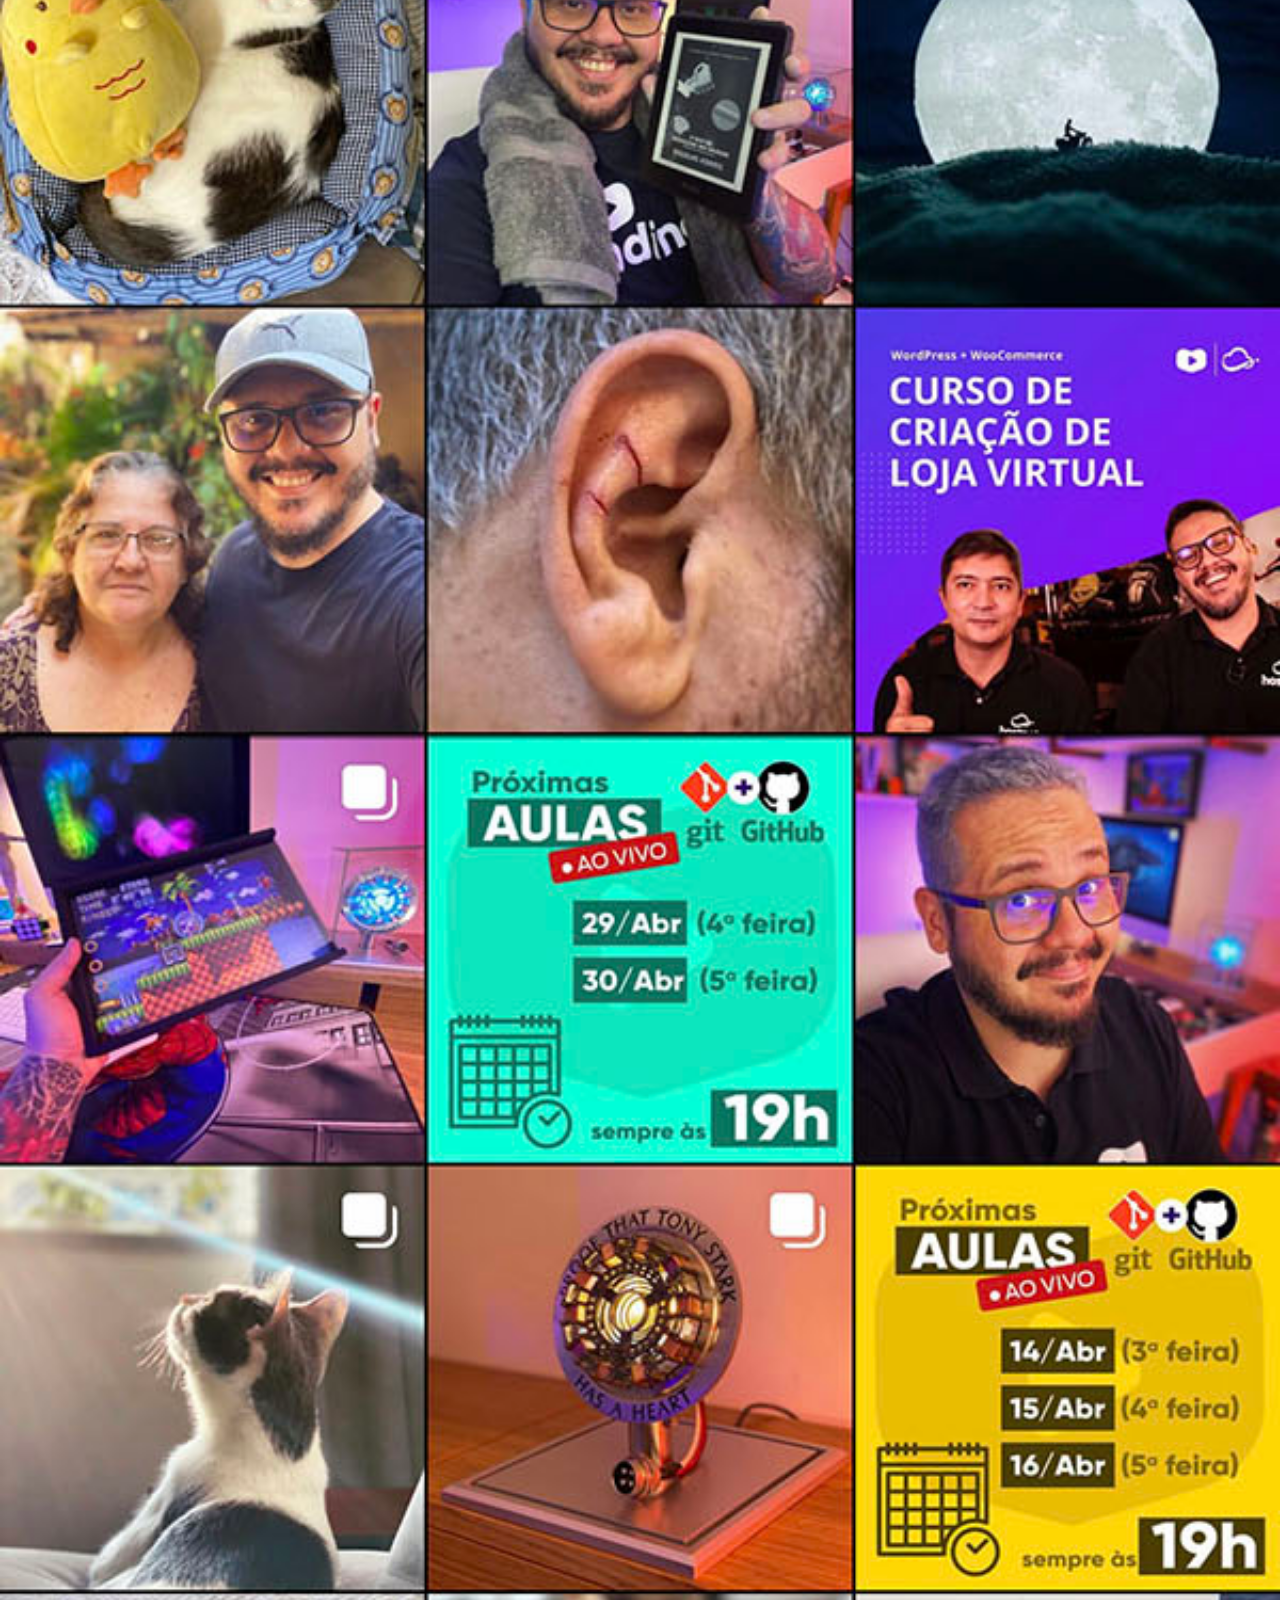
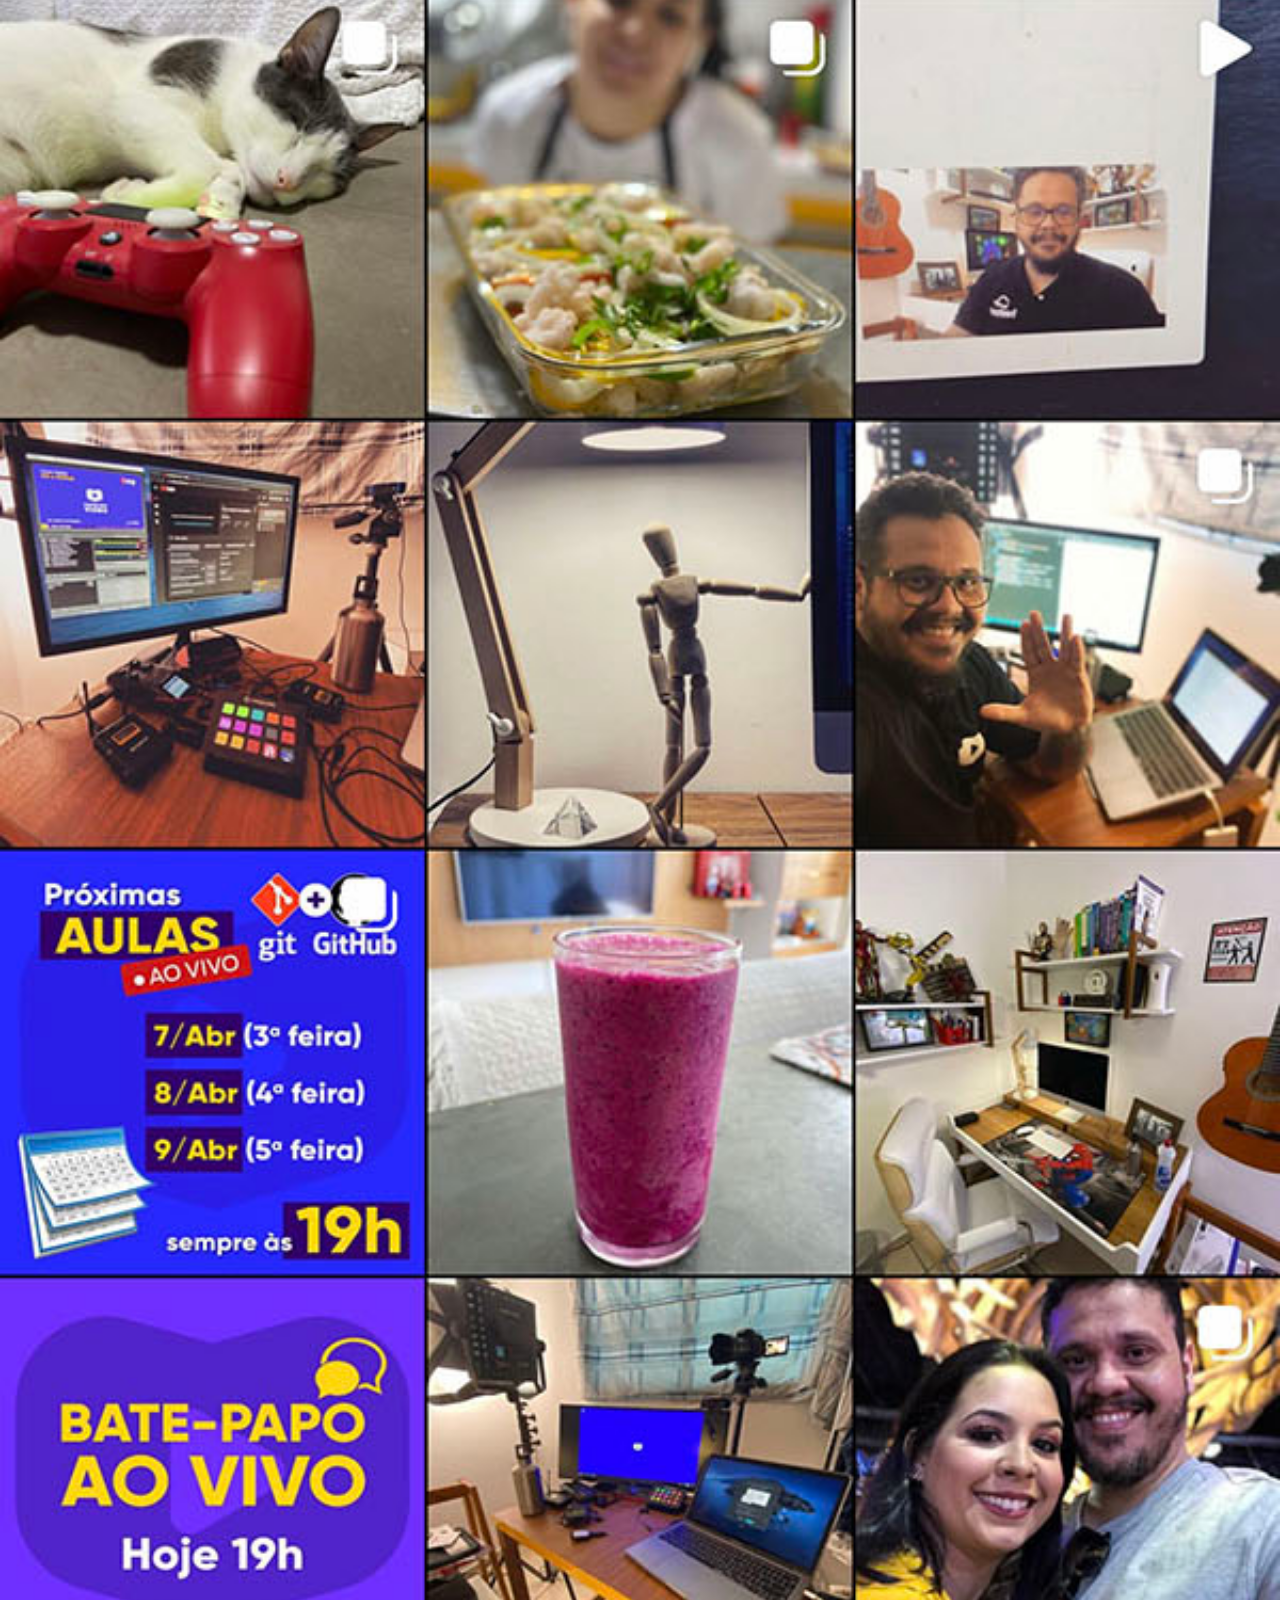
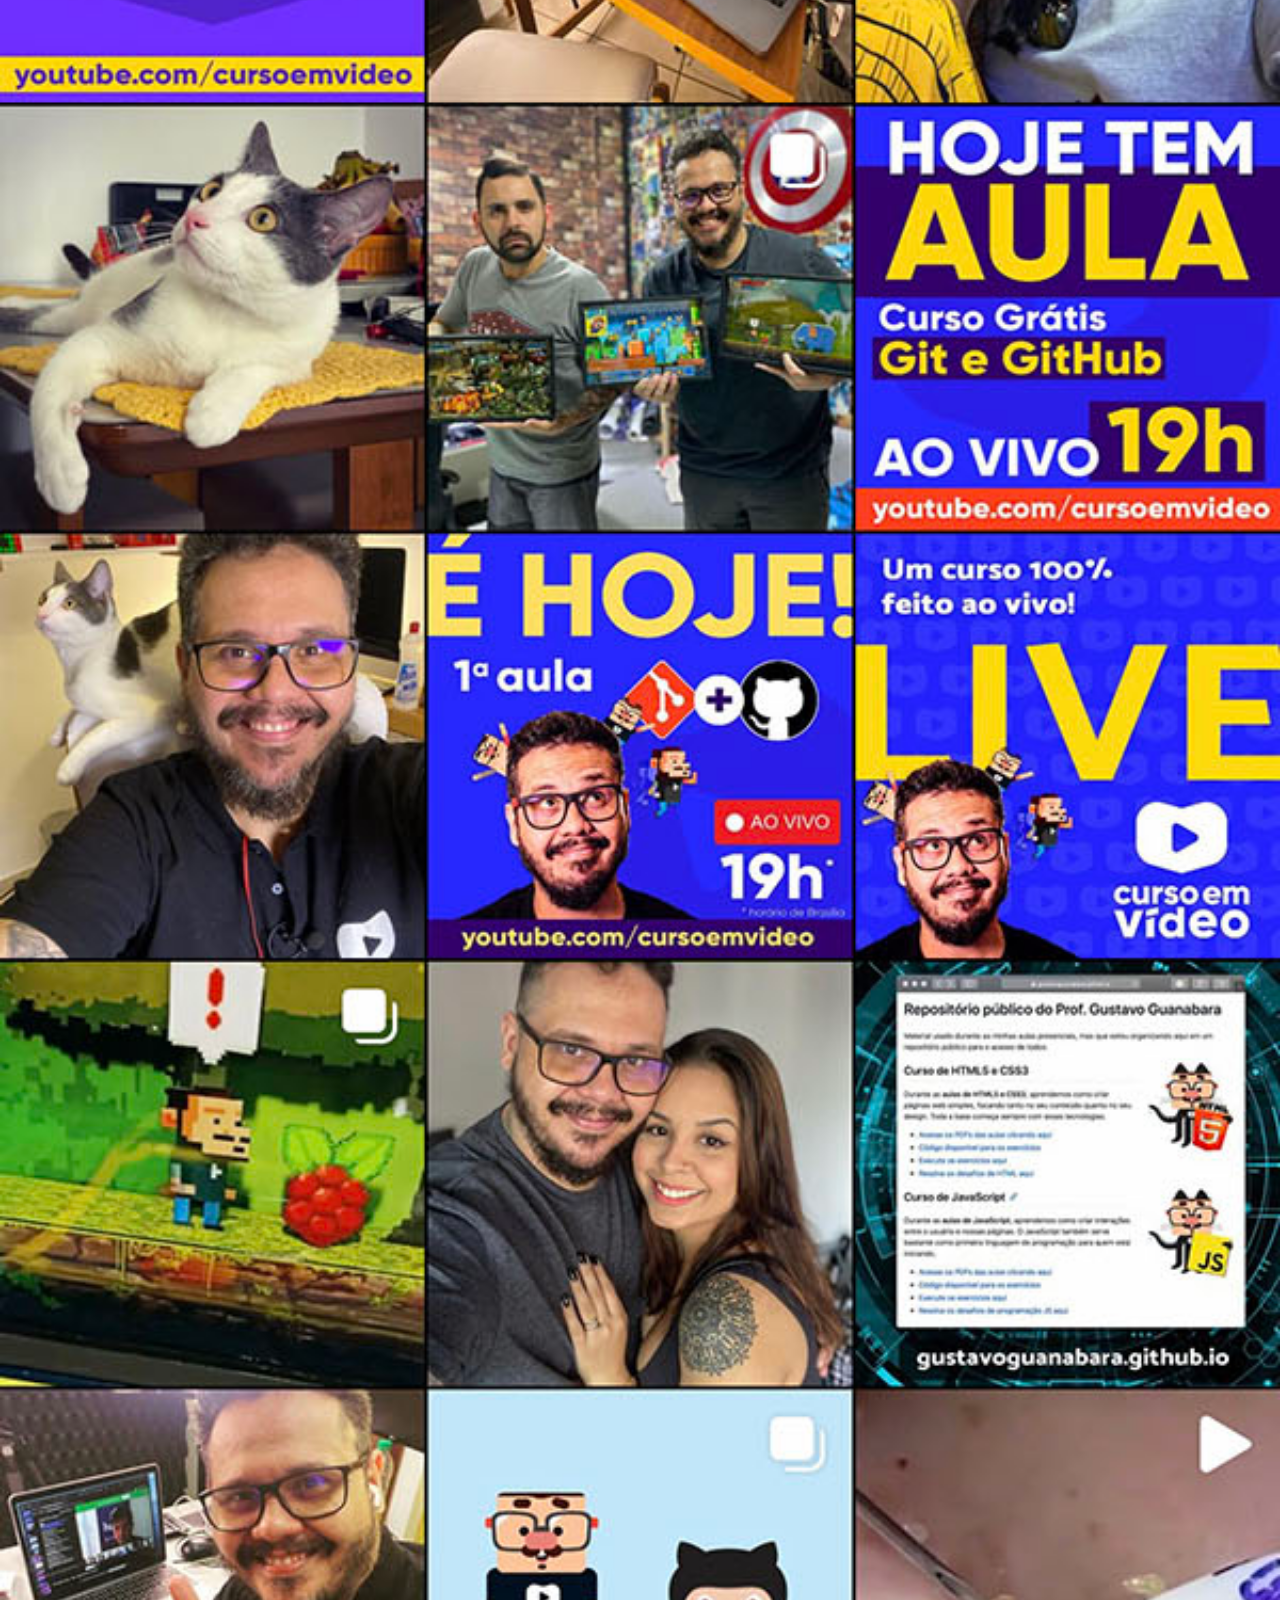
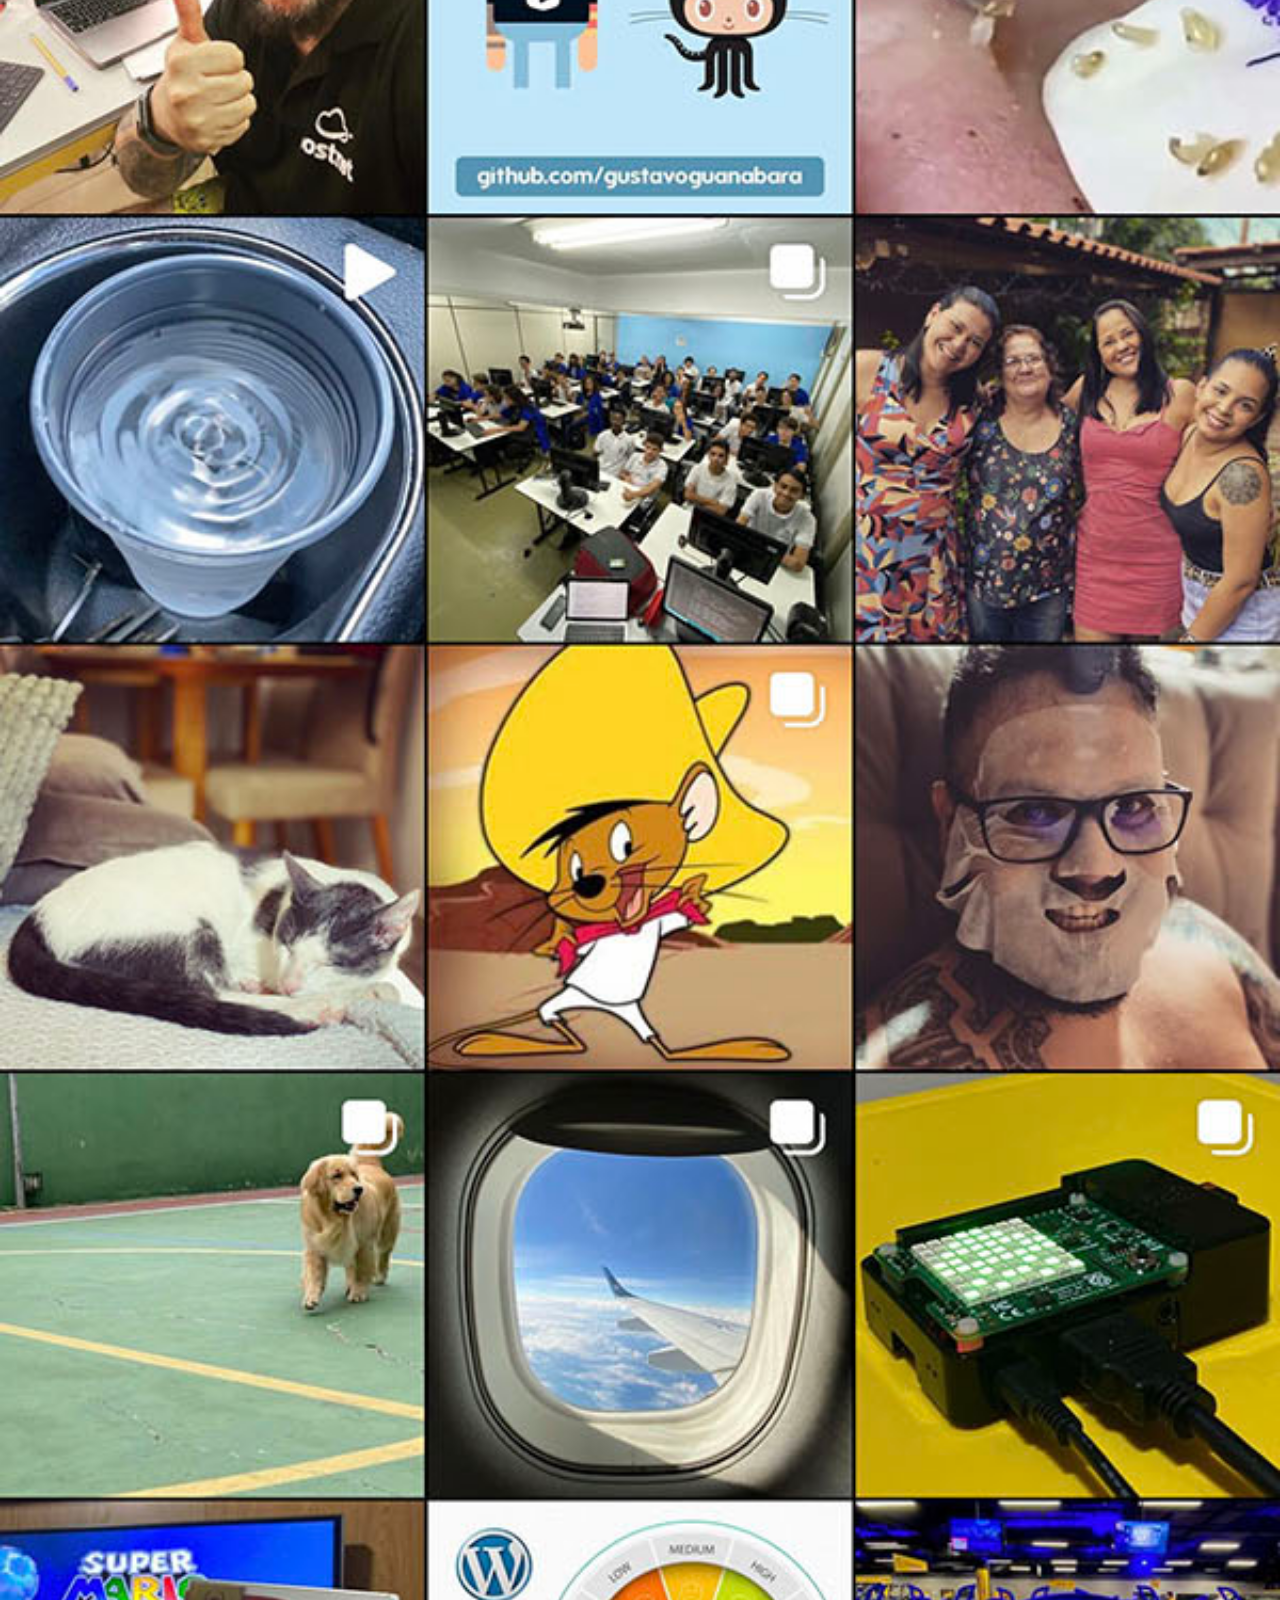
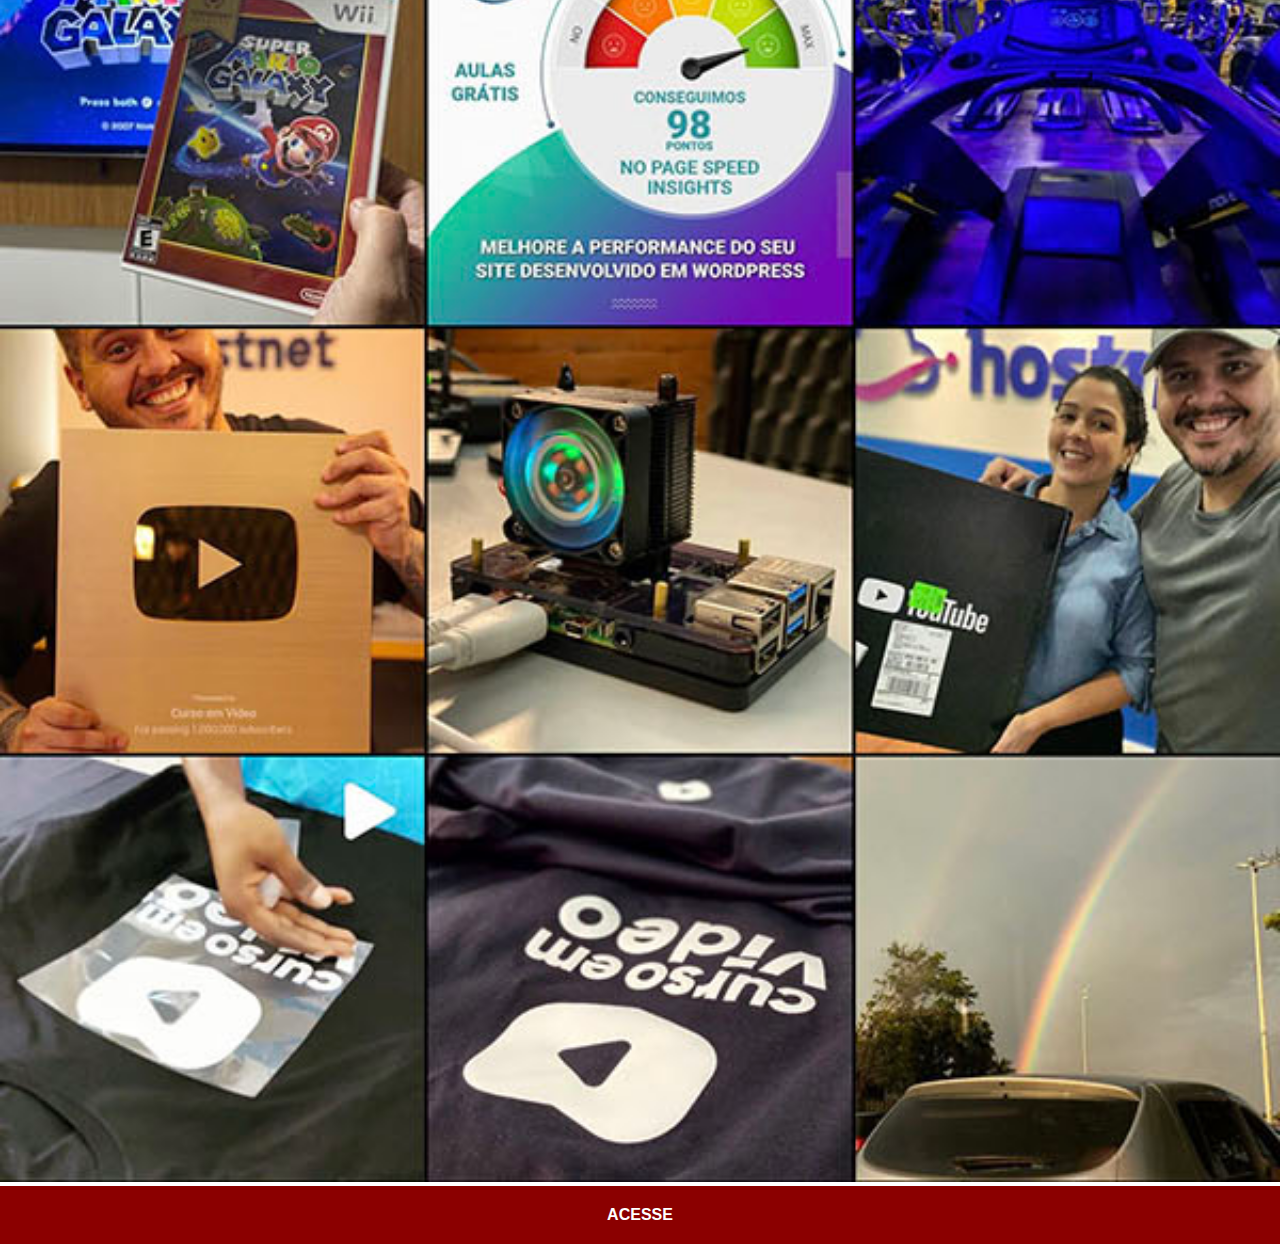
<file: instagram.html>
<!DOCTYPE html>
<html lang="pt-br">
<head>
    <meta charset="UTF-8">
    <meta name="viewport" content="width=device-width, initial-scale=1.0">
    <link rel="stylesheet" href="estilos/social.css">
    <title>Instagram</title>
</head>
<body>
    <img src="imagens/tela-instagram.jpg" alt="Instagram">
    <a href="https://www.instagram.com/caioatala/" target="_blank">ACESSE</a>
</body>
</html>
</file>
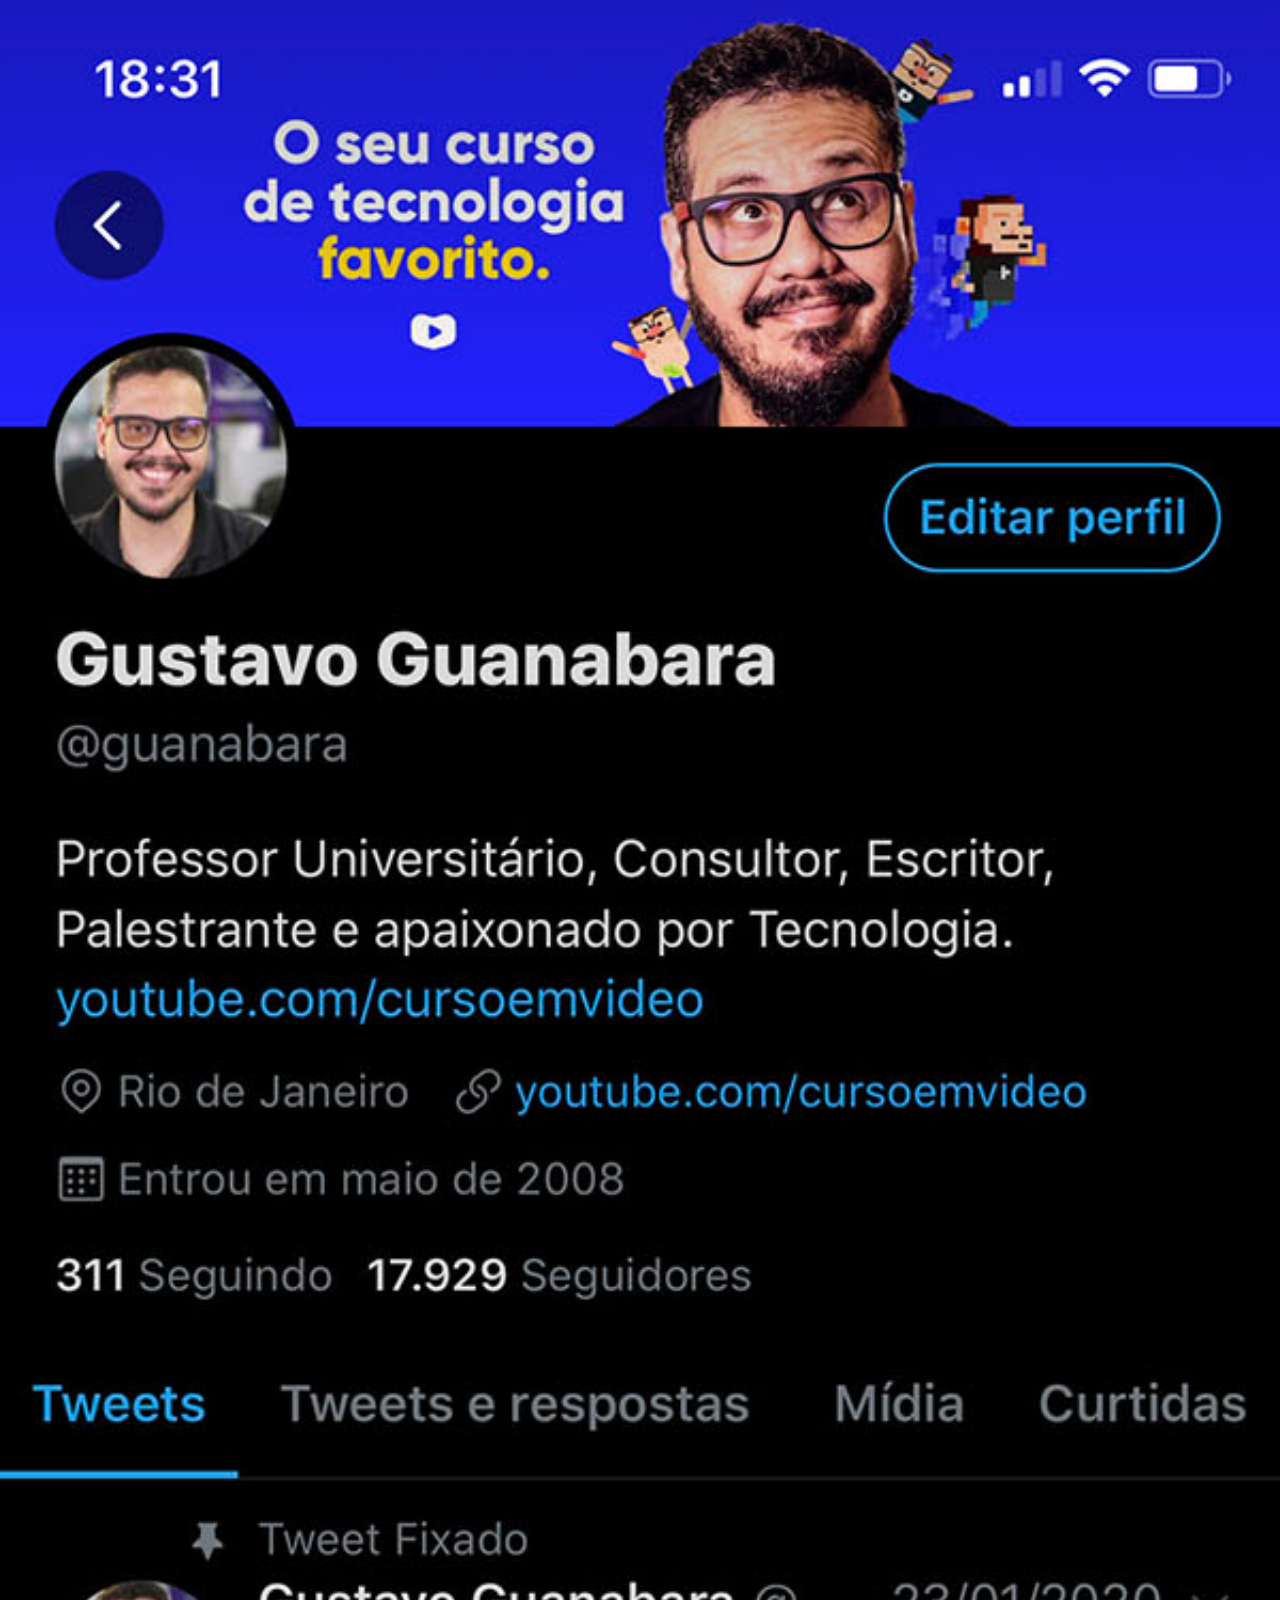
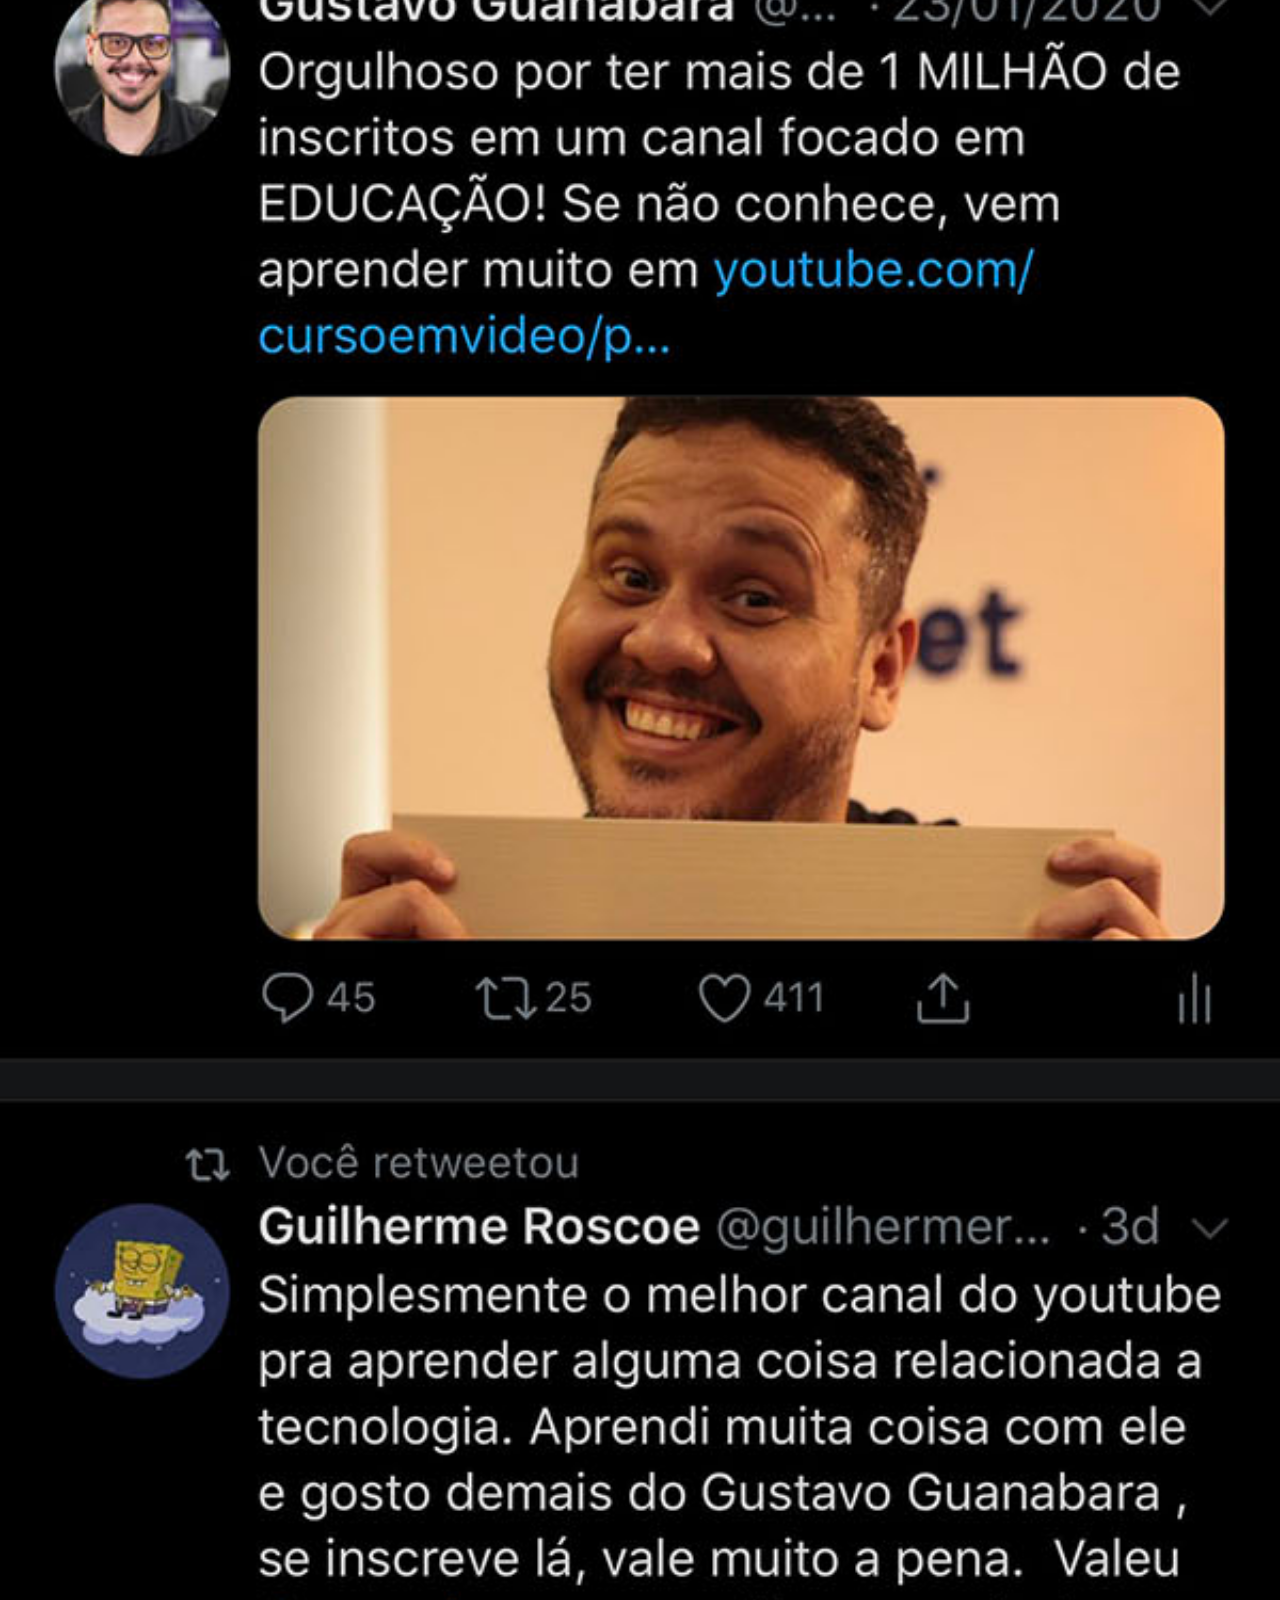
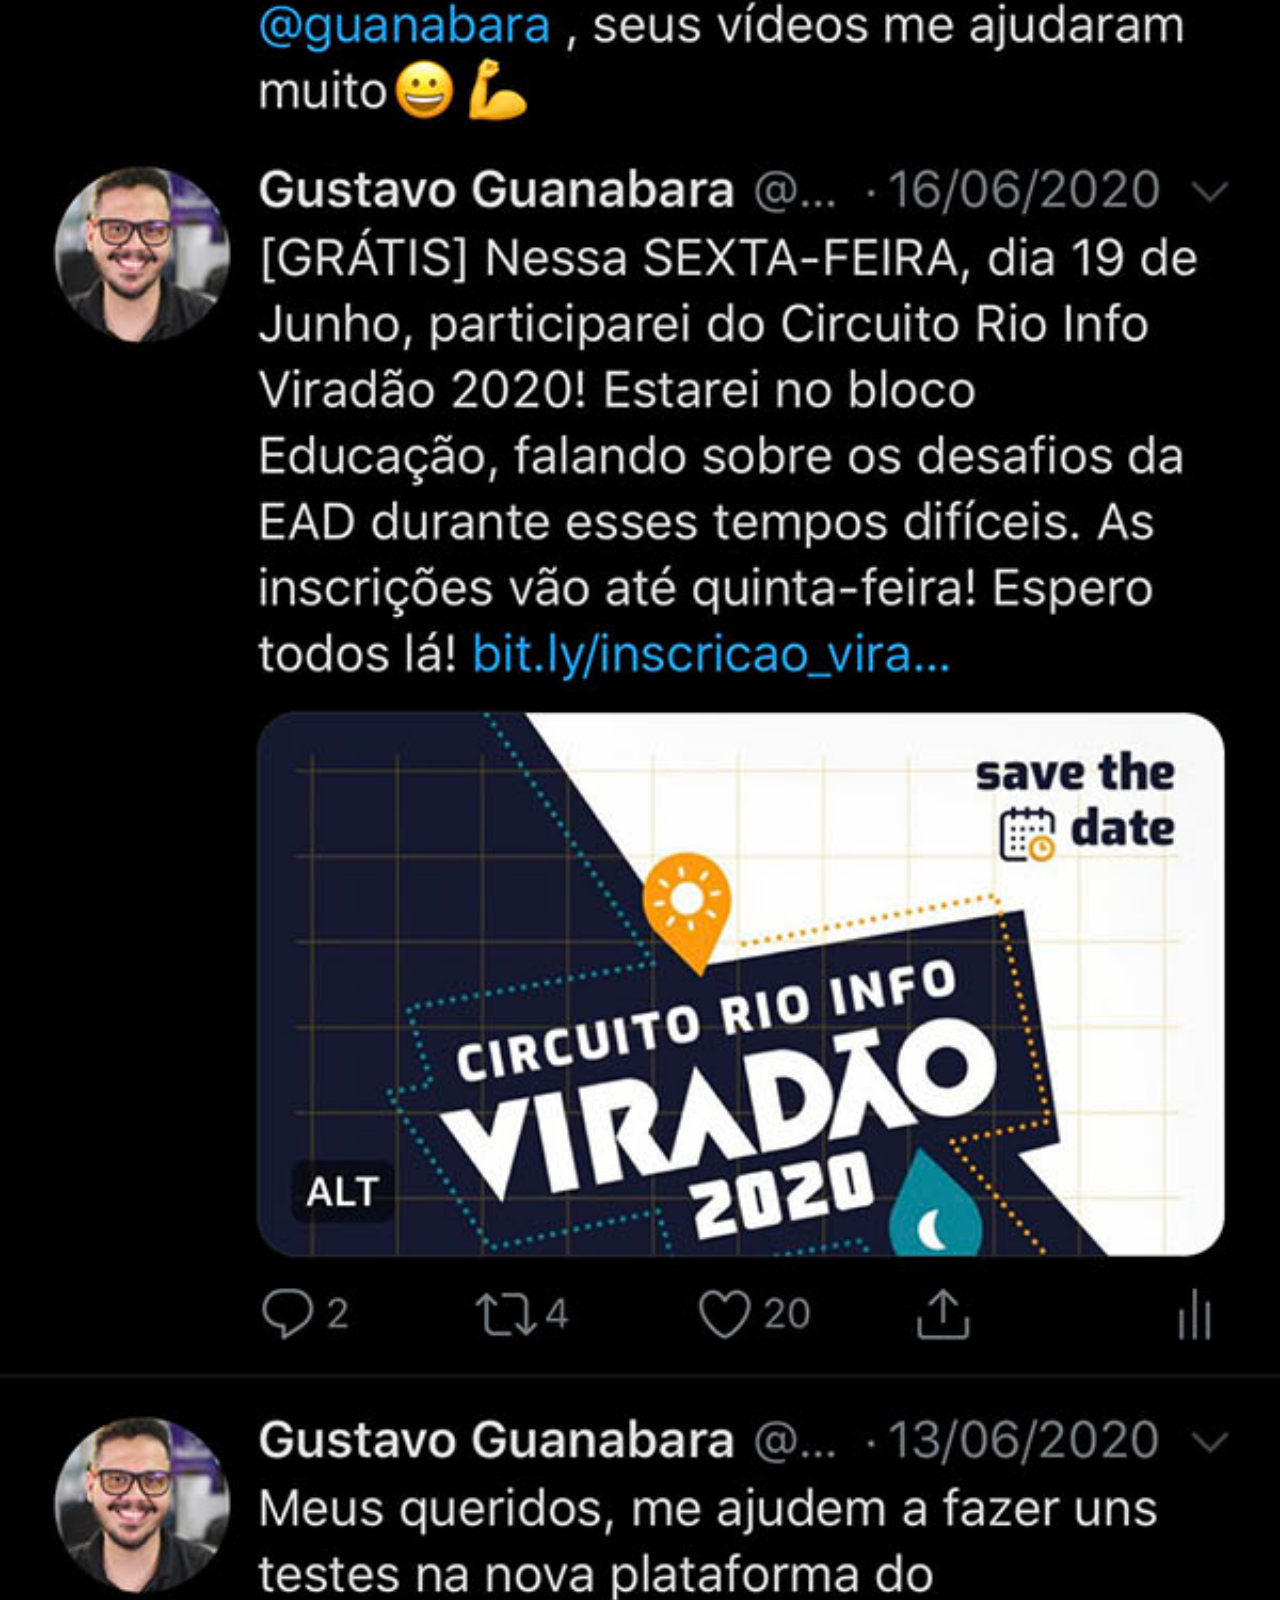
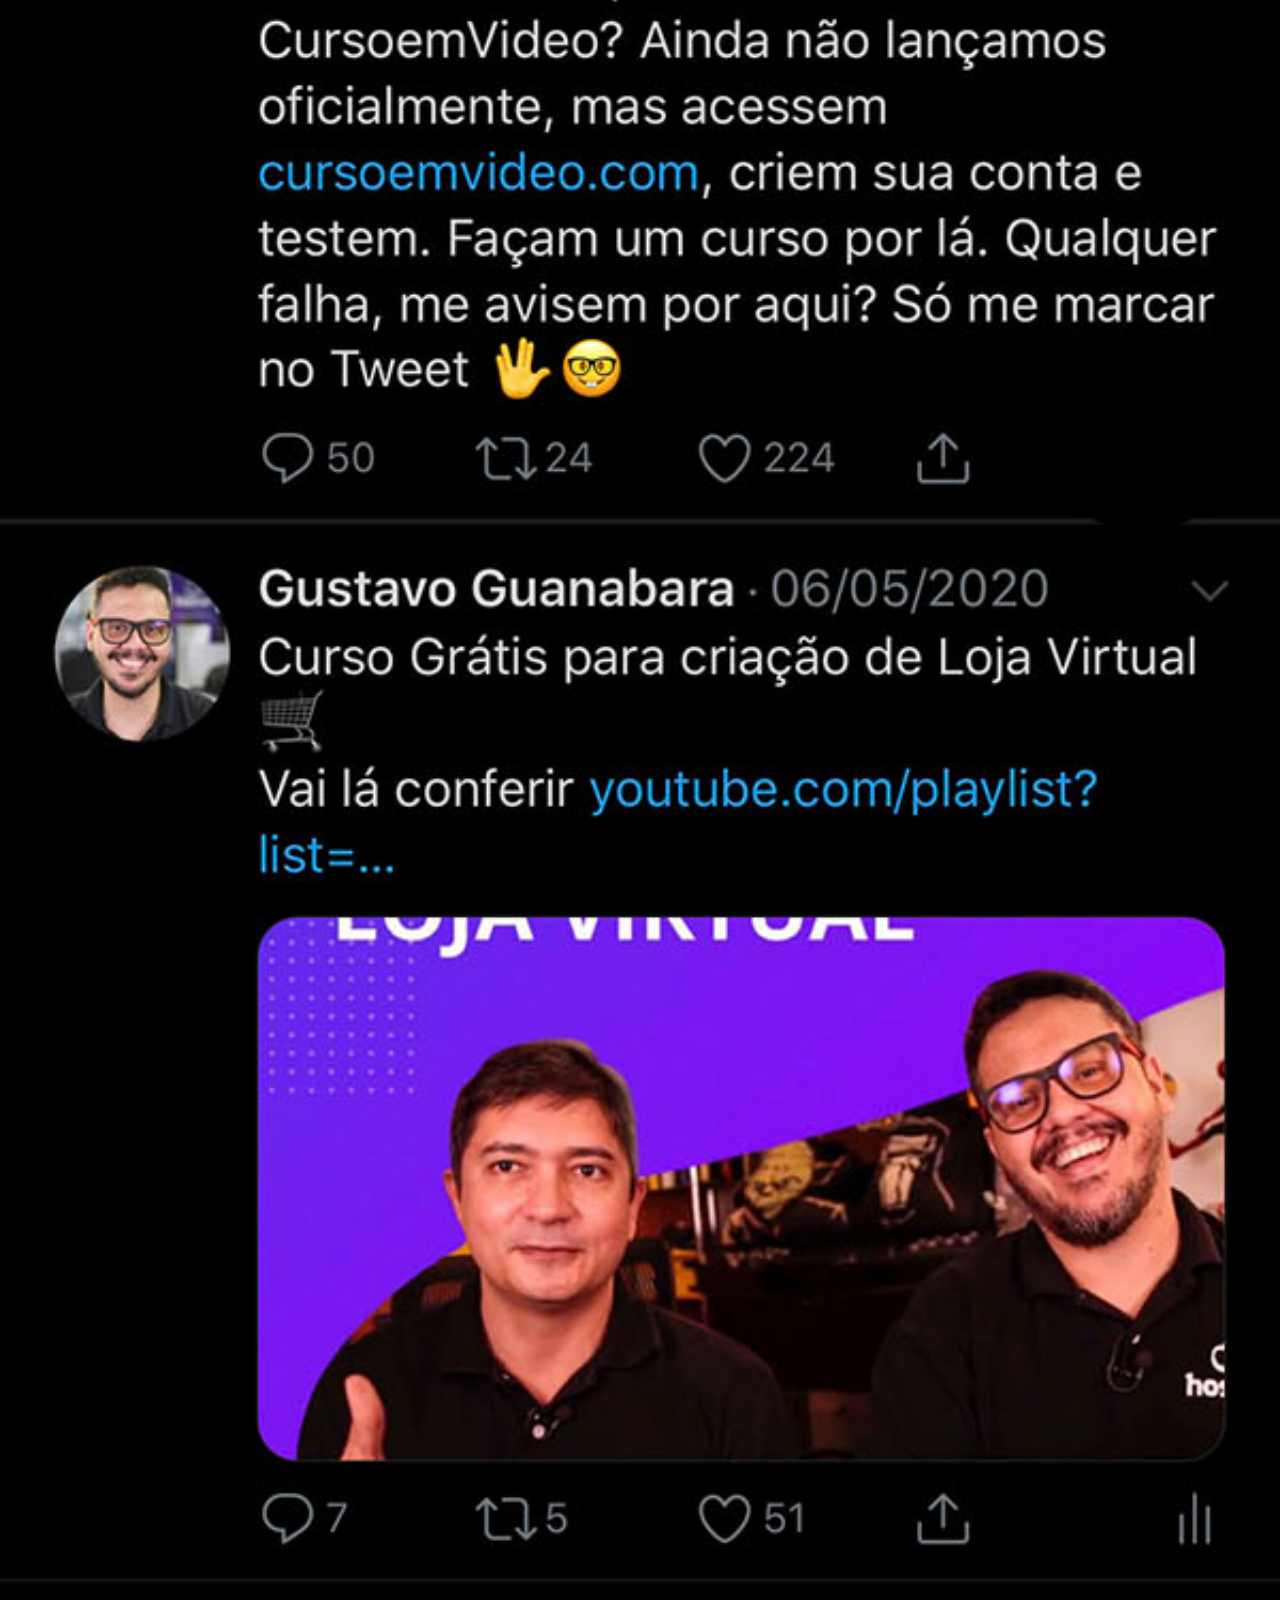
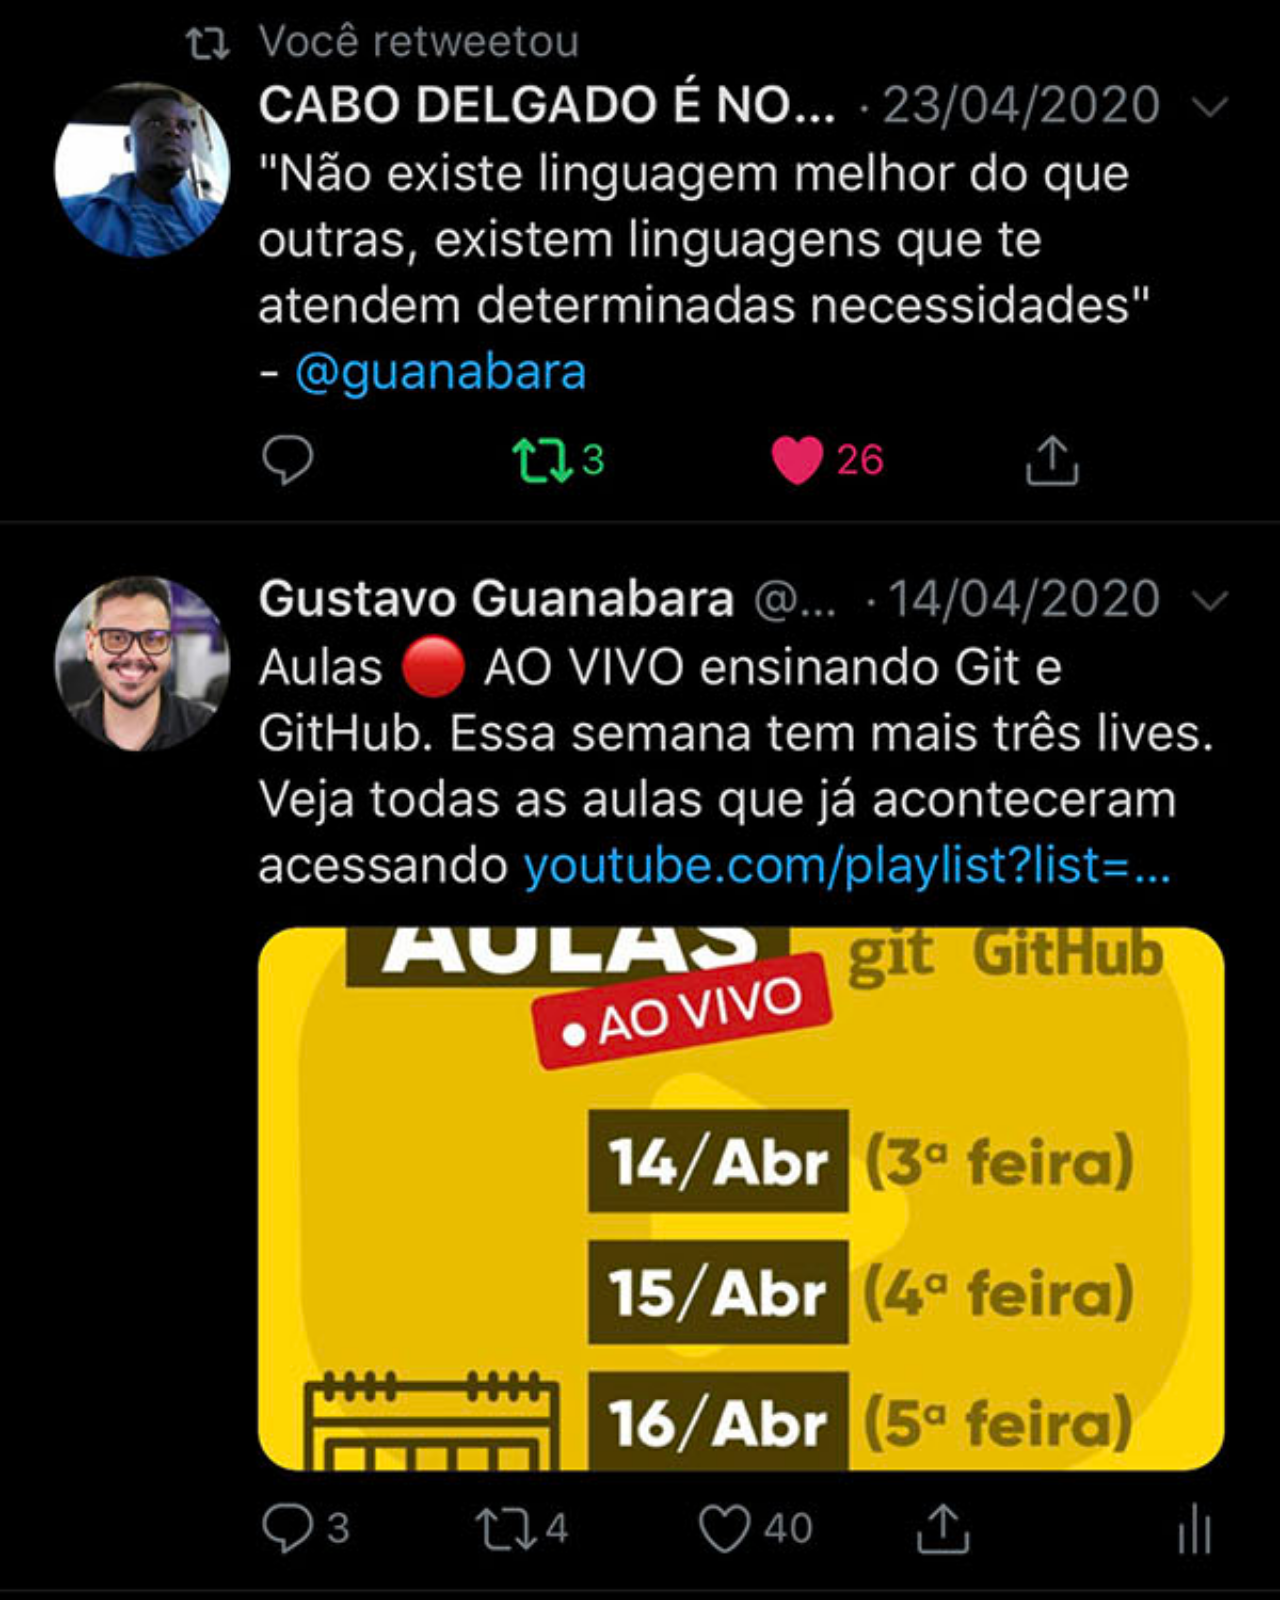
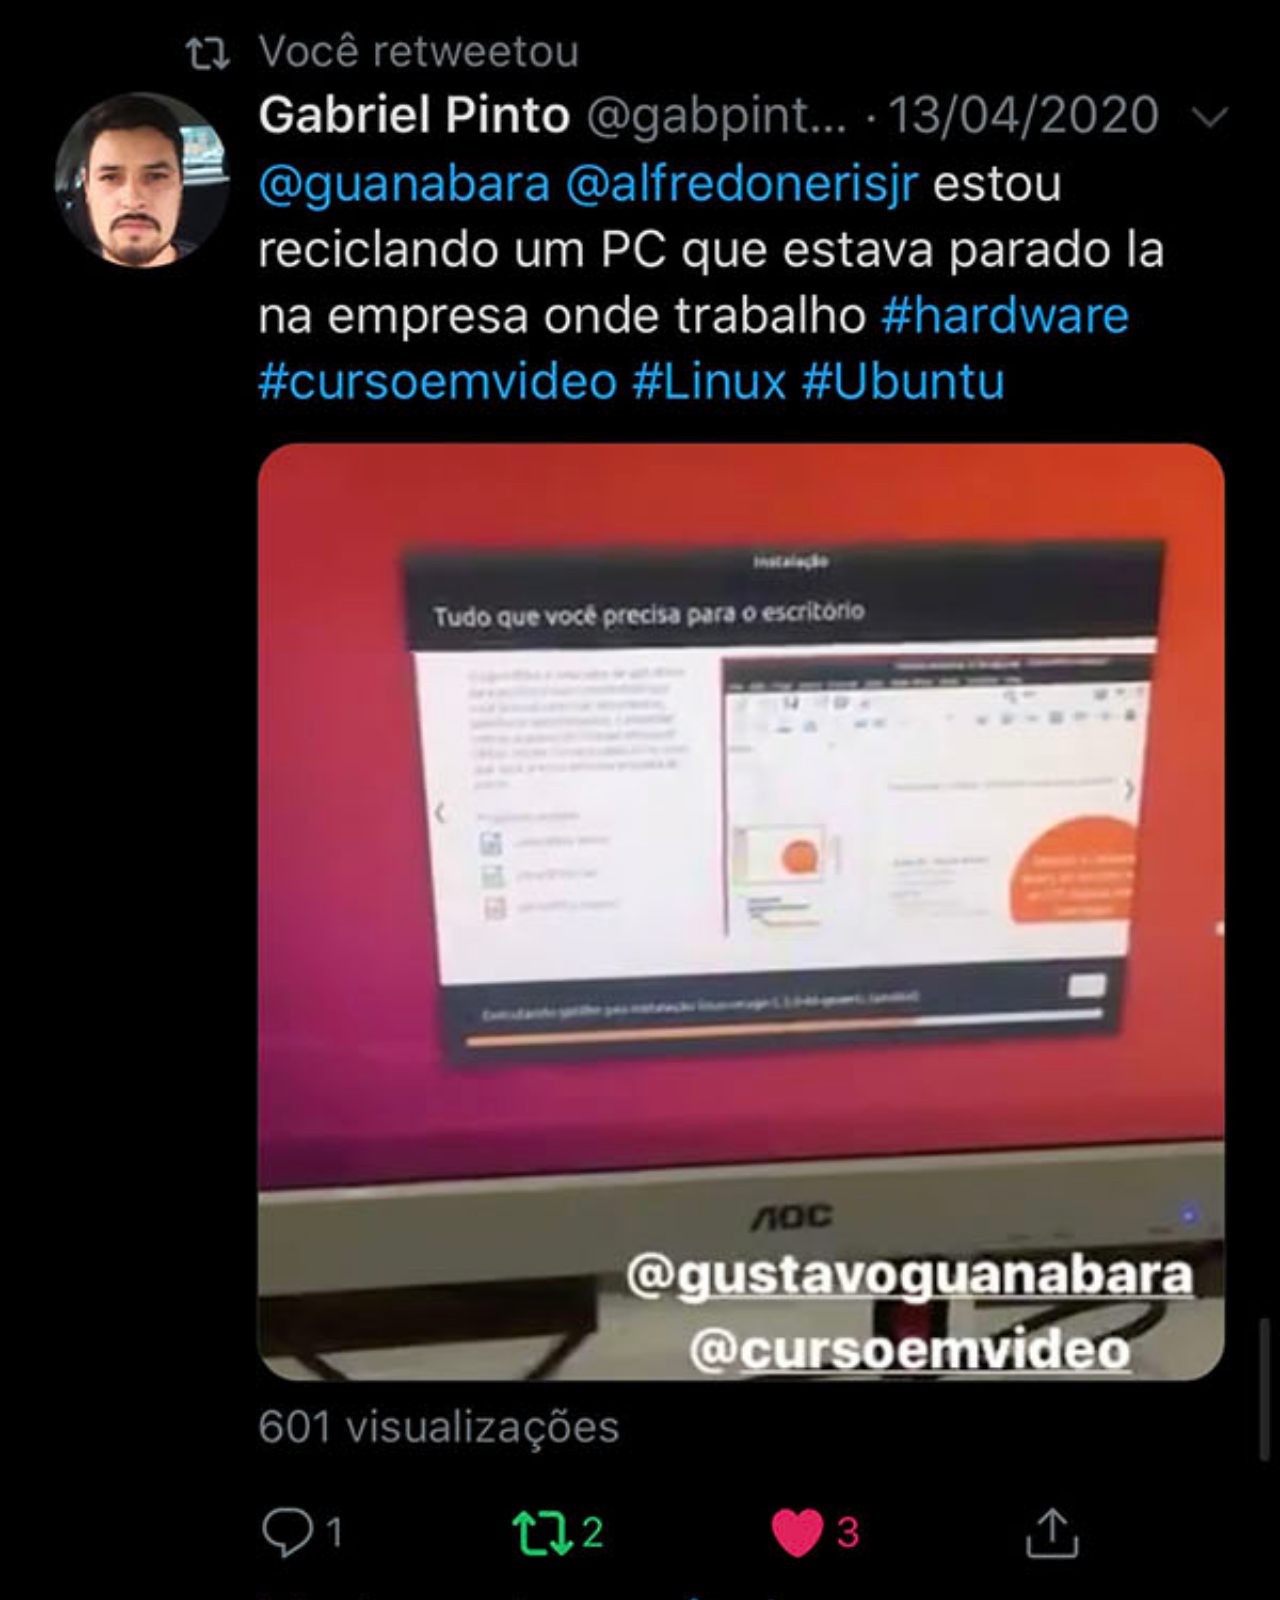
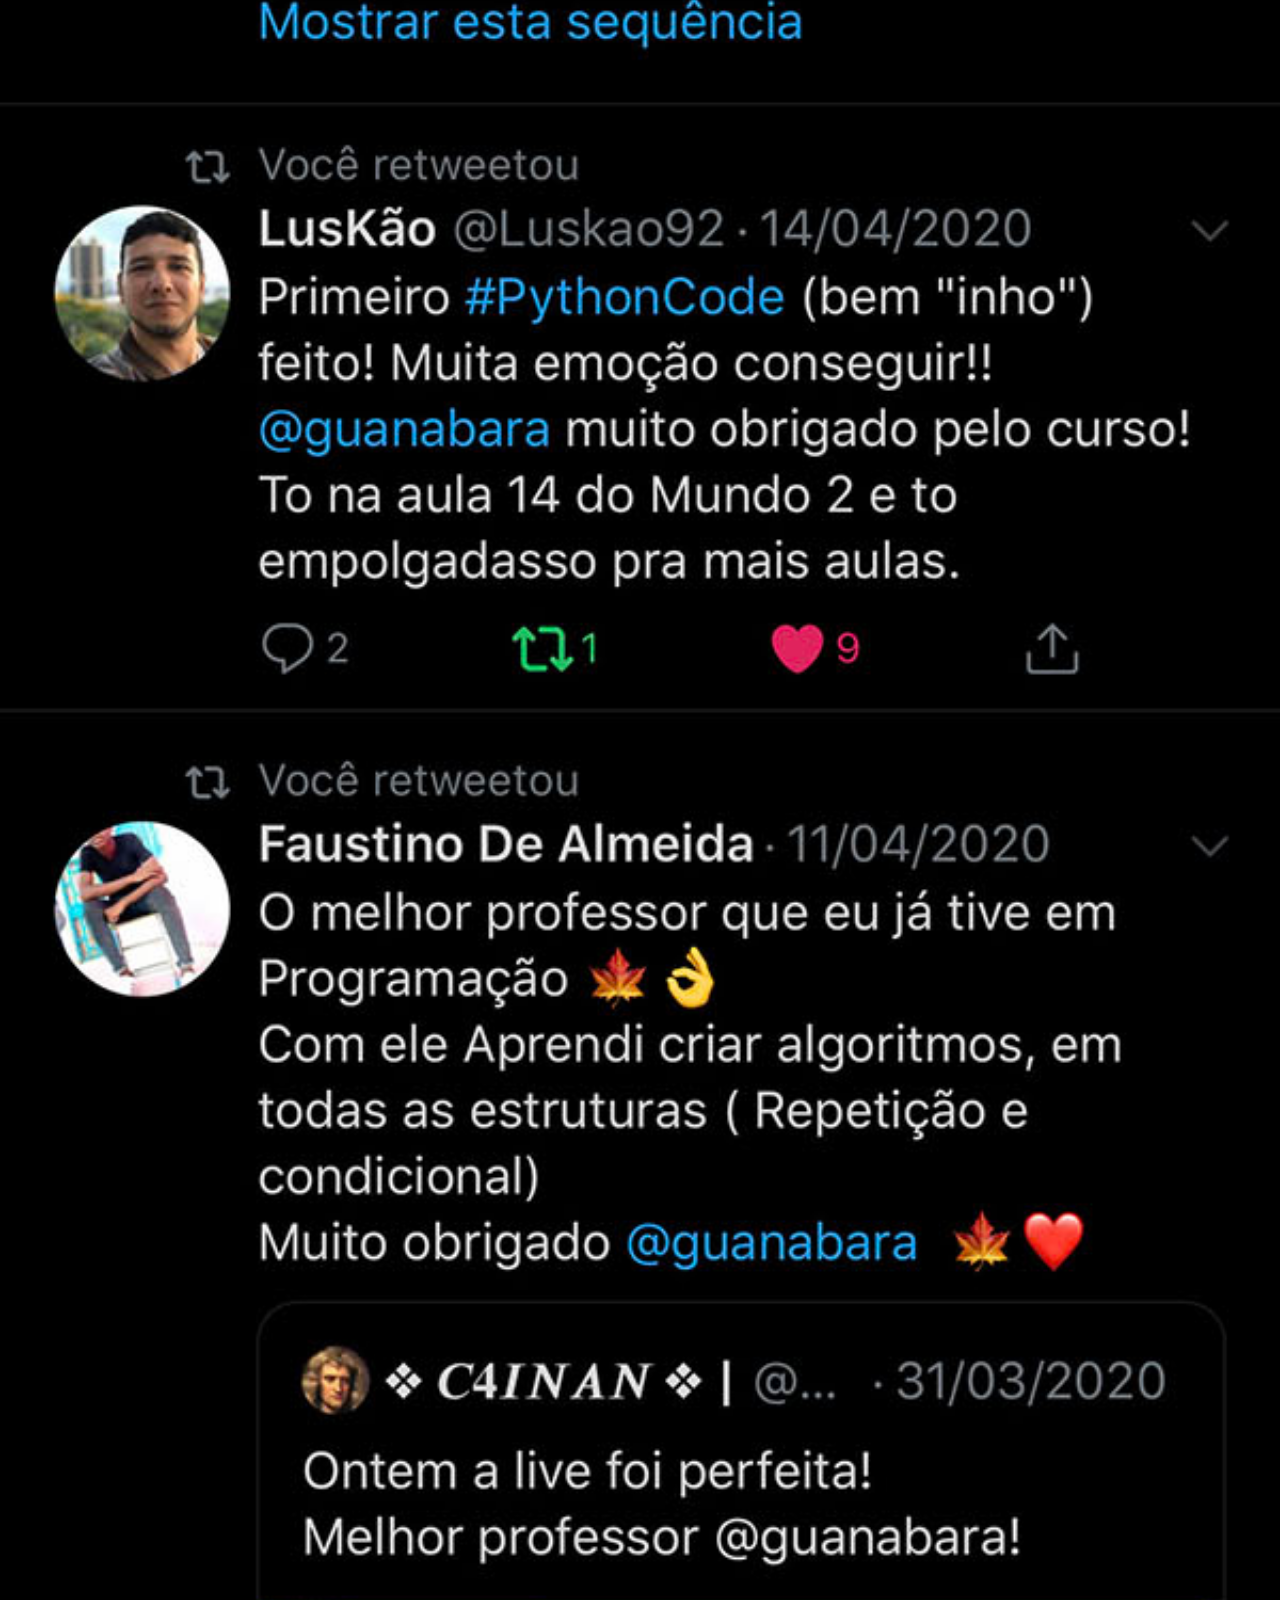
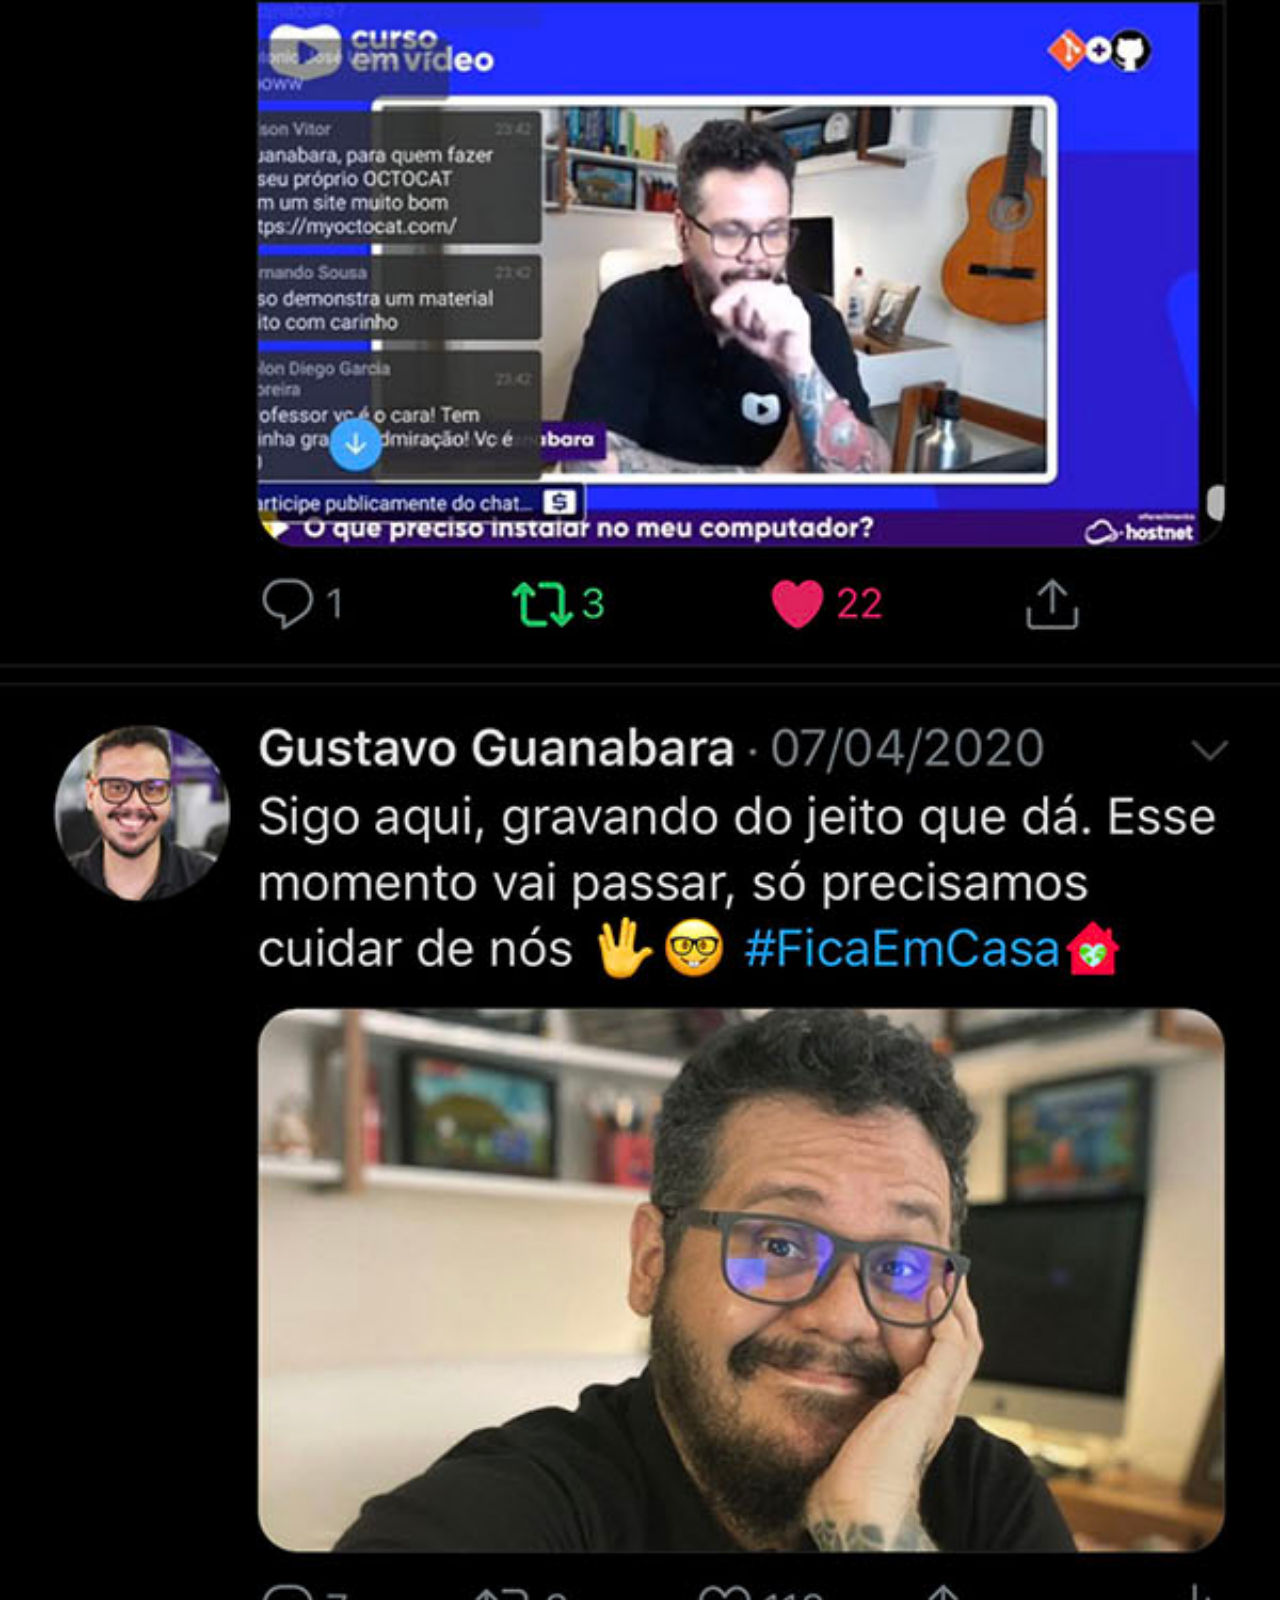
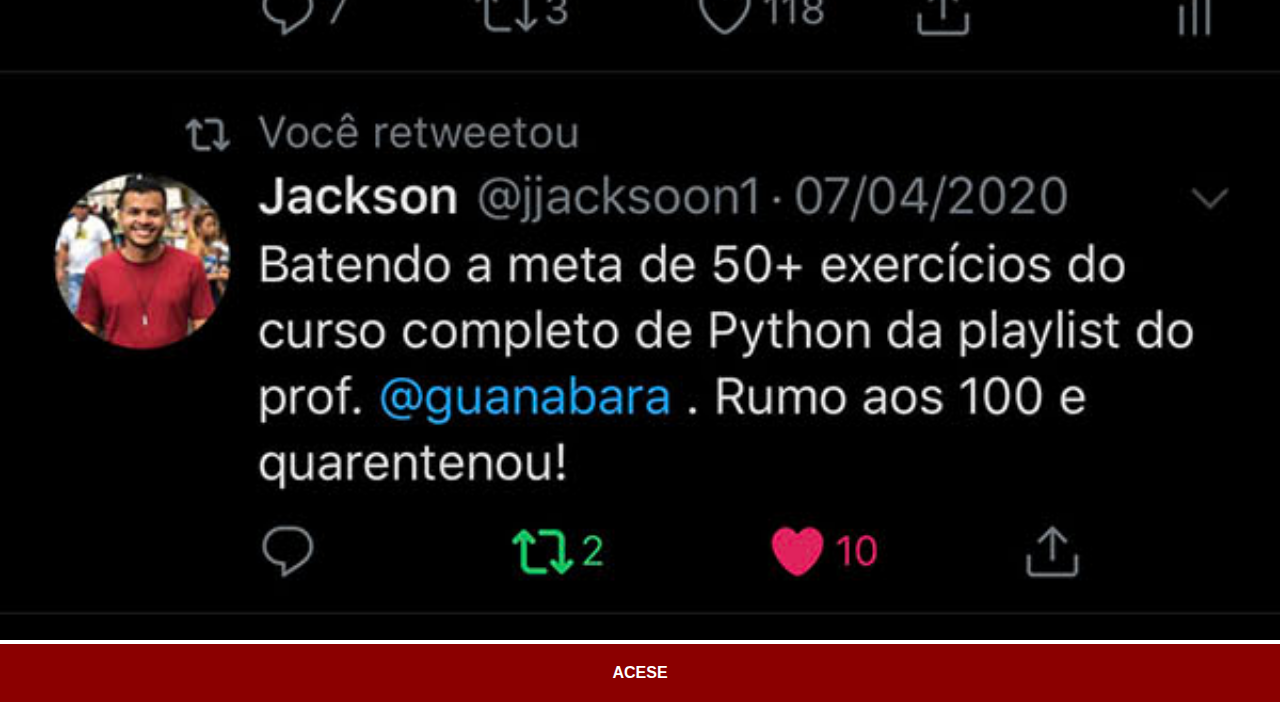
<file: Twitter.html>
<!DOCTYPE html>
<html lang="pt-br">
<head>
    <meta charset="UTF-8">
    <meta name="viewport" content="width=device-width, initial-scale=1.0">
    <link rel="stylesheet" href="estilos/social.css">
    <title>Twitter</title>
</head>
<body>
    <img src="imagens/tela-twitter.jpg" alt="Twitter">
    <a href="https://twitter.com/guanabara?lang=en" target="_blank">ACESE</a>
</body>
</html>
</file>
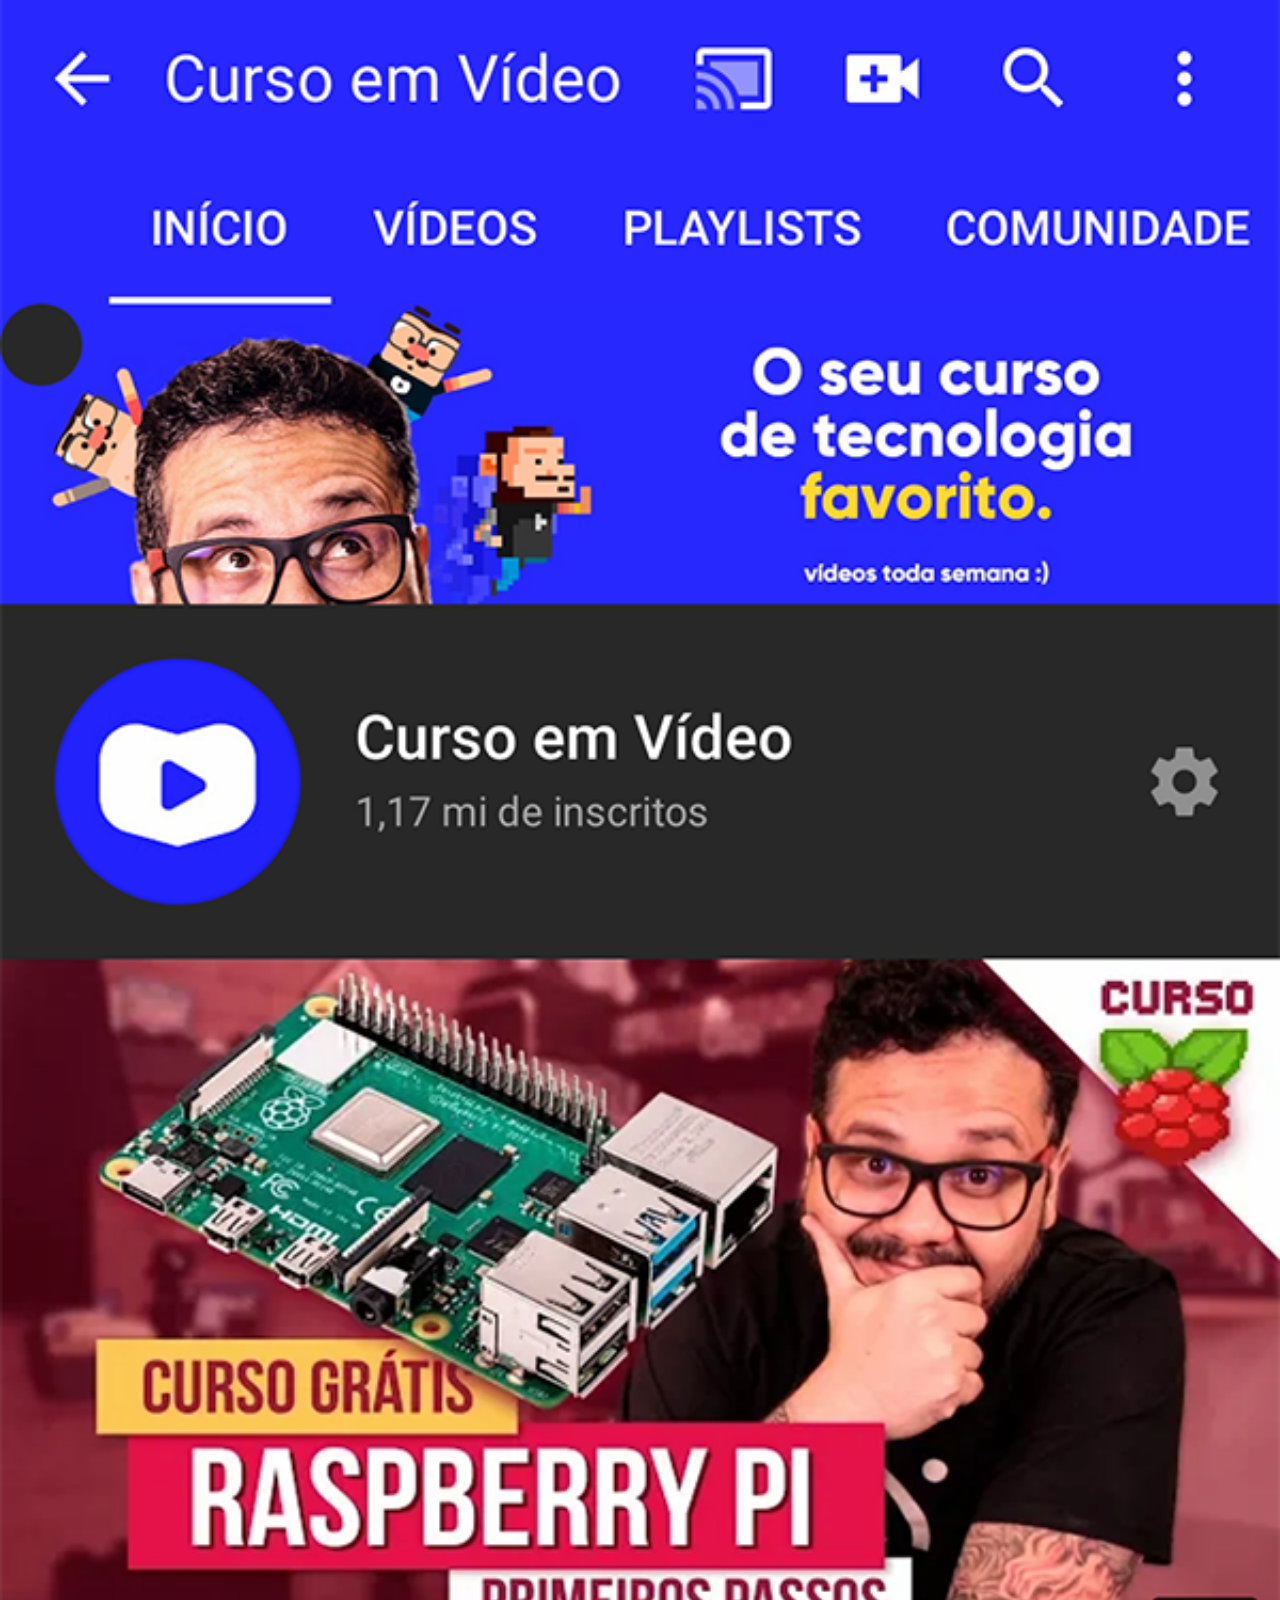
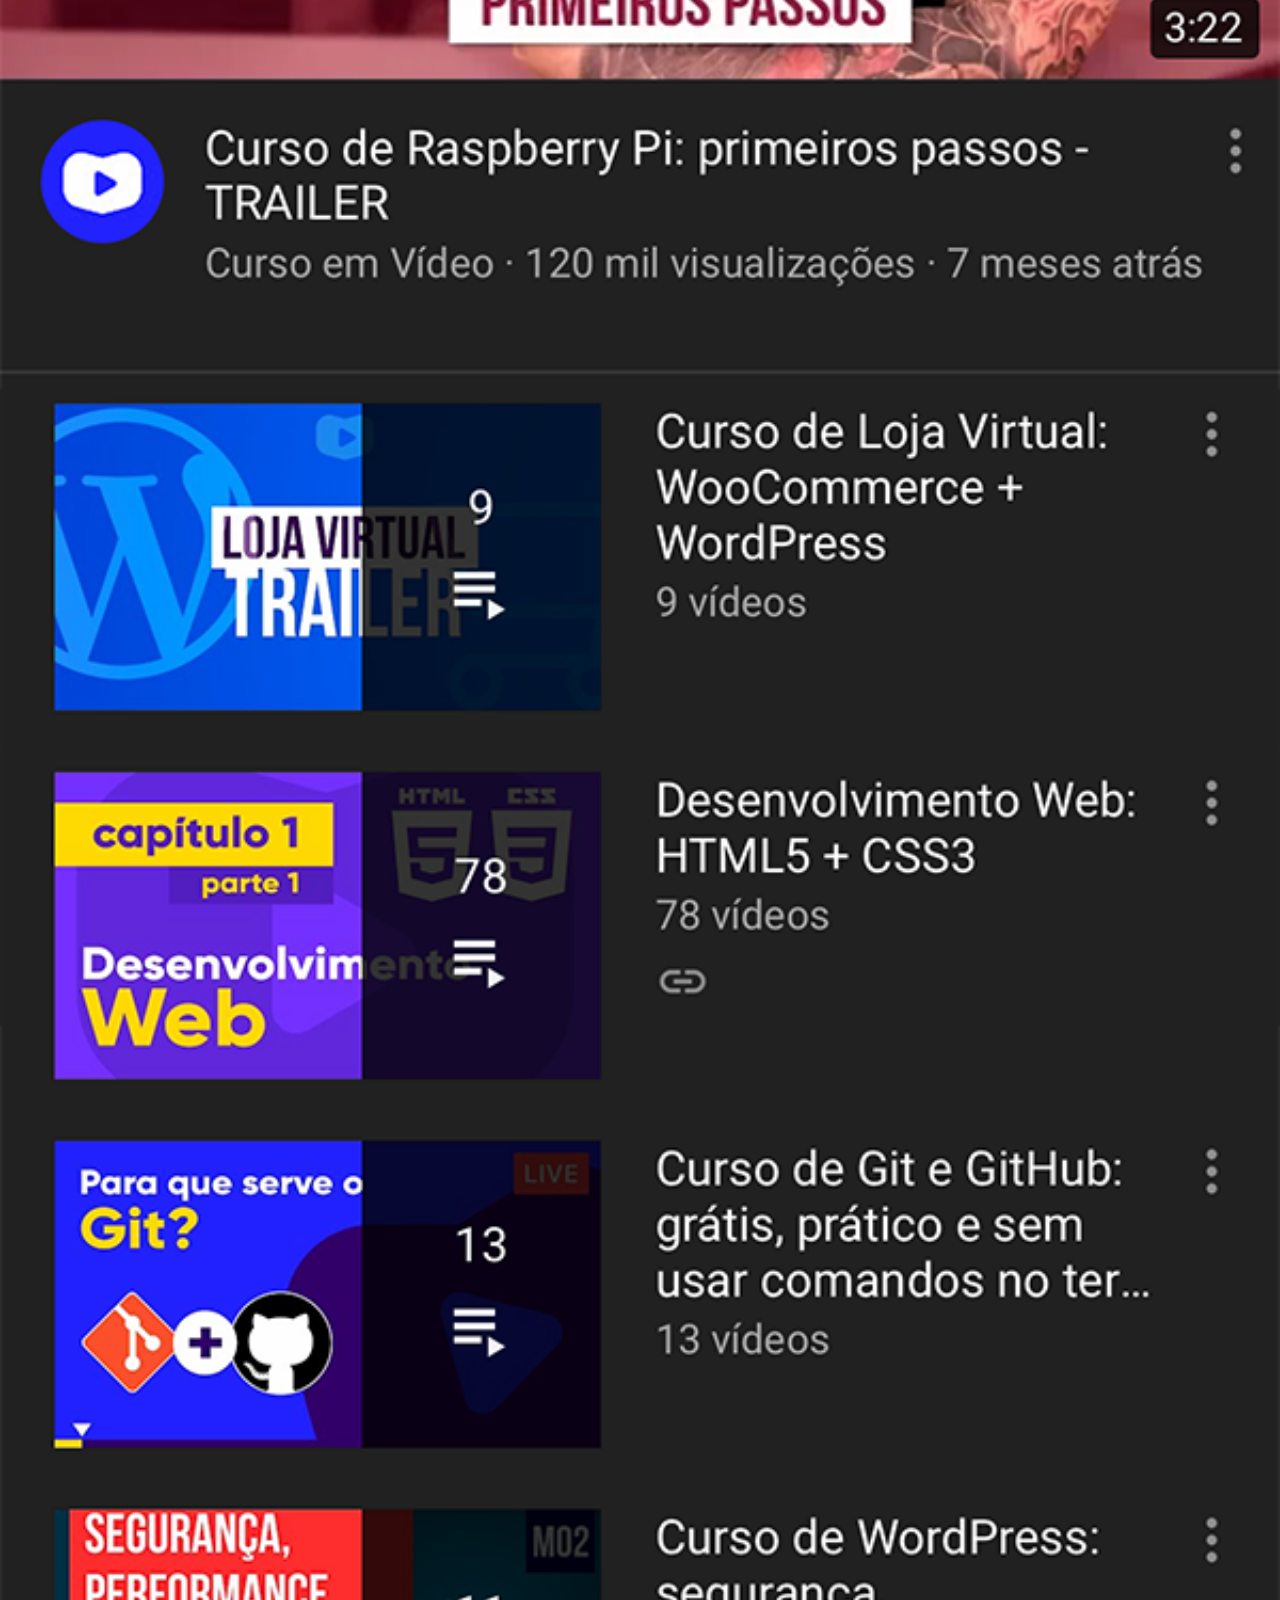
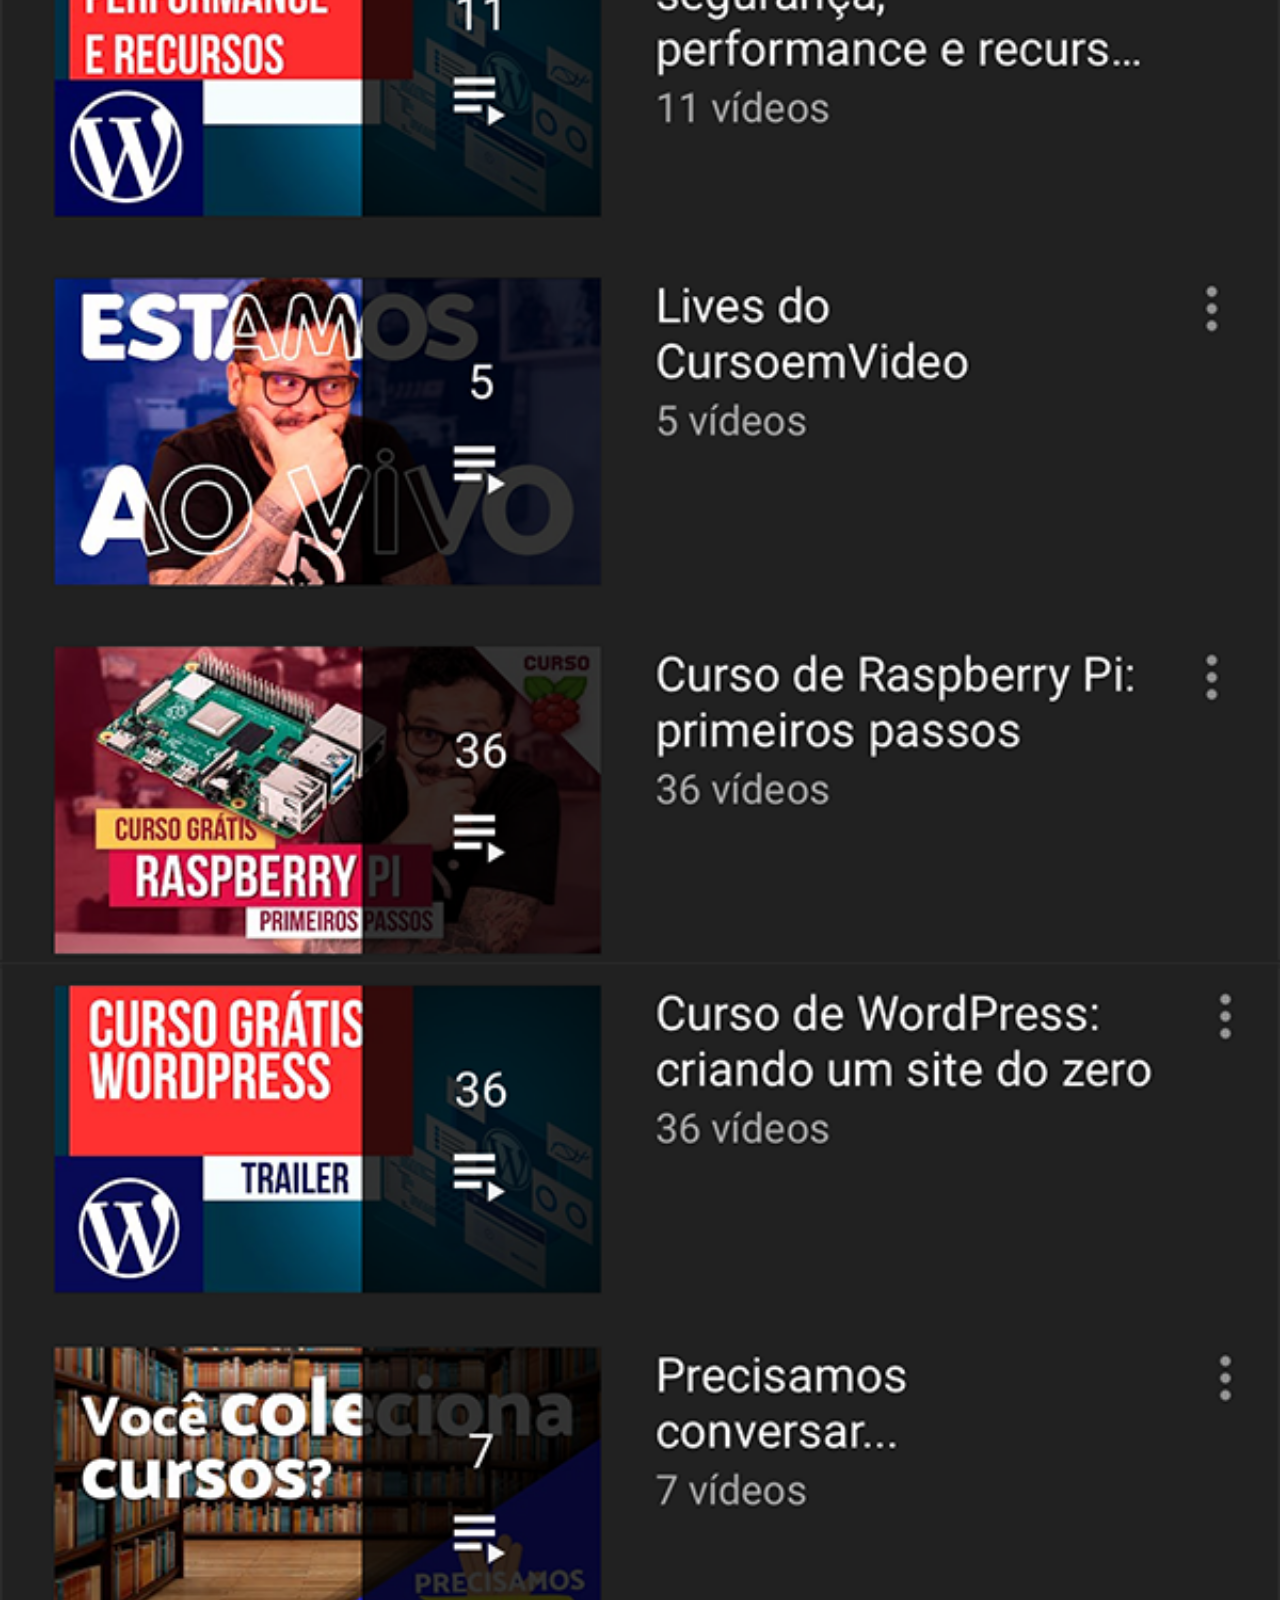
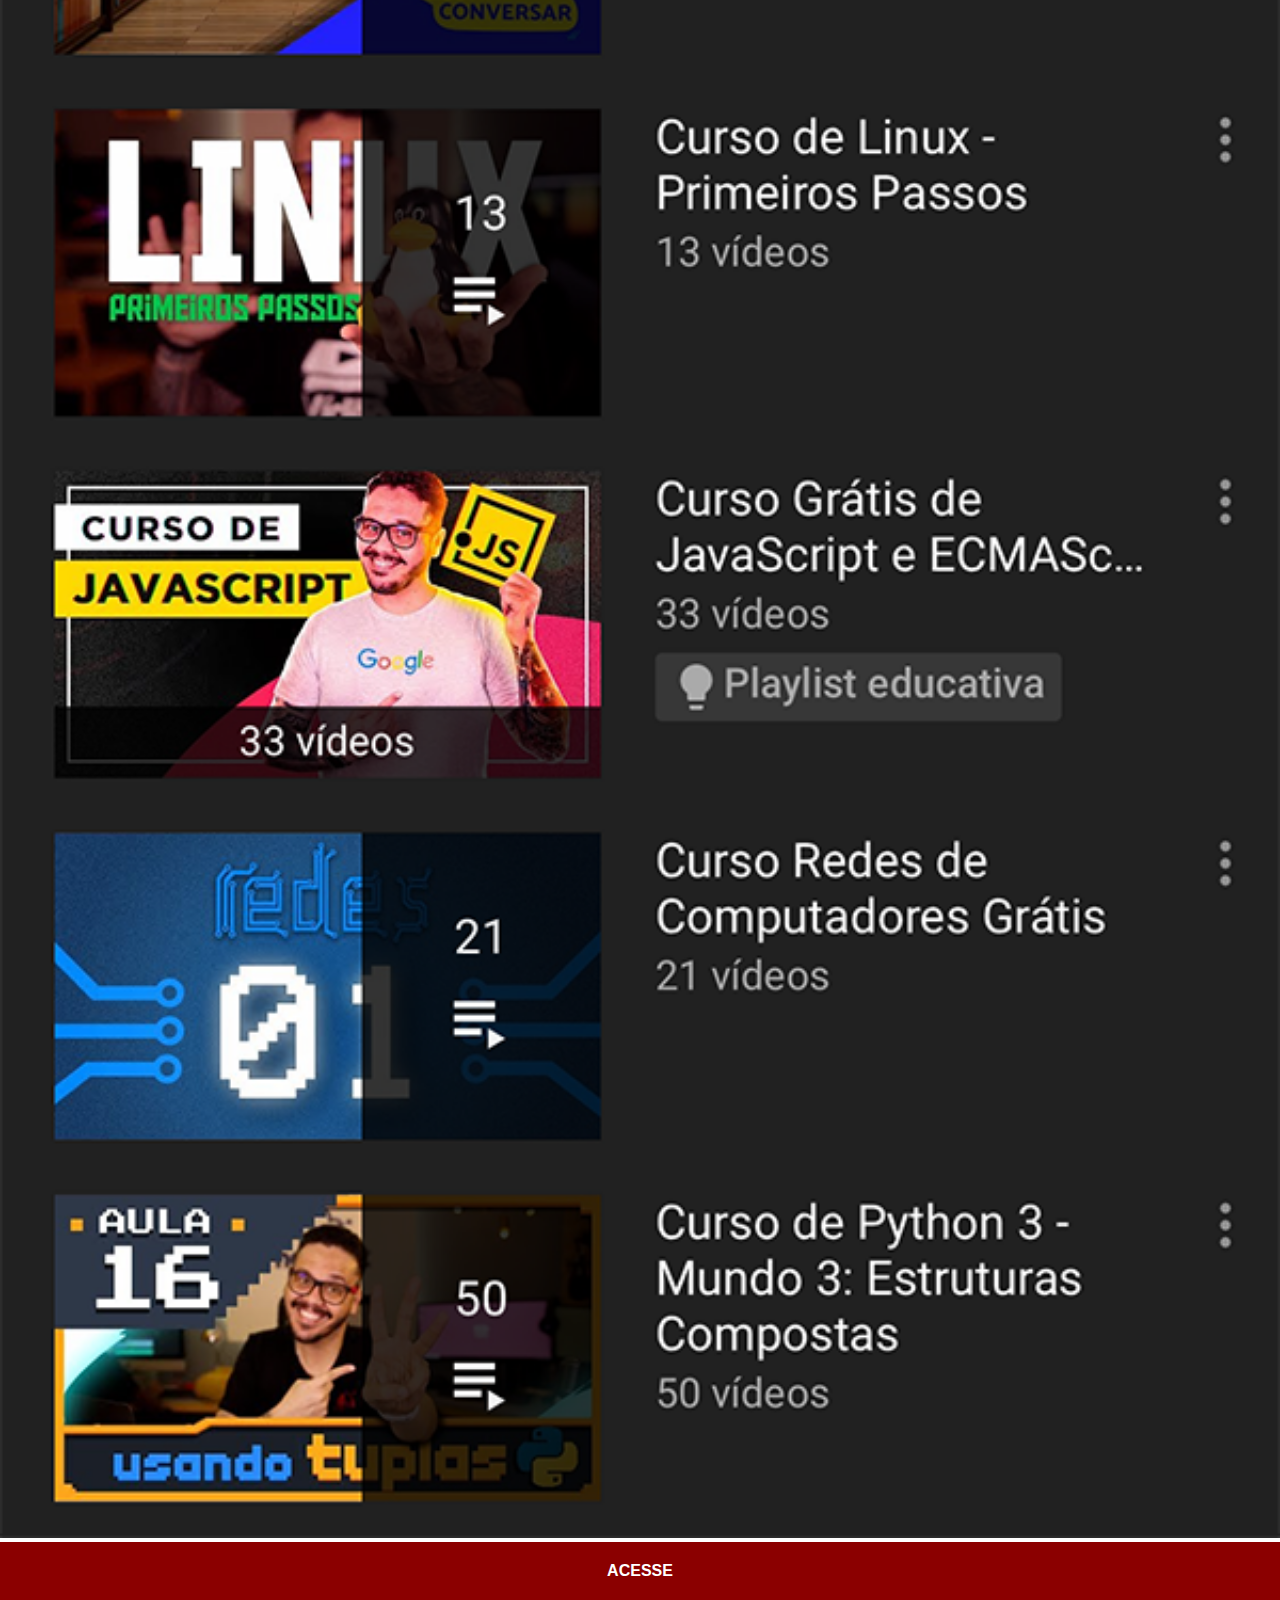
<file: youtube.html>
<!DOCTYPE html>
<html lang="pt-br">
<head>
    <meta charset="UTF-8">
    <meta name="viewport" content="width=device-width, initial-scale=1.0">
    <link rel="stylesheet" href="estilos/social.css">
    <title>YouTube</title>
</head>
<body>
    <img src="imagens/tela-youtube.png" alt="">
    <a href="http://www.youtube.com/user/cursoemvideo/playlists" target="_blank">ACESSE</a>
</body>
</html>
</file>
<file: estilos/style.css>
@charset "UTF-8";

*{
    margin: 0px;
    padding: 0px;
    font-family: Arial, Helvetica, sans-serif;
}

html, body{
    height: 100vh;
    width: 100vw;
    background-color: black;
}

body{
    background: url('../imagens/fundo-madeira.jpg') no-repeat top center;
    background-size: cover;
    background-attachment: fixed;
    background-size: cover;
}

main{
    height: 100vh;
    position: relative;
    
}

section#telefone{
    position: absolute;
    top: 50%;
    left: 50%;
    transform: translate(-50%, -50%);
    height: 627px;
    width: 311px;
    background:url('../imagens/frame-iphone.png') no-repeat;

}

iframe#tela{
    position: relative;
    top: 80px;
    left: 22px;
    width: 267px;
    height: 471px;
}

section#redes-sociais{
    text-align: right;
}

section#redes-sociais img{
    width: 50px;
    margin: 10px;
    border-radius: 50%;
    box-shadow: 2px 2px 5px rgba(0, 0, 0, 0.400);
    box-sizing: border-box;
}

section#redes-sociais img:hover{
    border: 2px solid rgba(255, 255, 255, 0.637);
    transform: translate(-3px, -3px);
    box-shadow: 5px 5px 10px rgba(0, 0, 0, 0.623);
    transition: transform .3s;
}
</file>
<file: estilos/social.css>
@charset "UTF-8";

*{
    margin: 0px;
    padding: 0px;
    font-family: Arial, Helvetica, sans-serif;
}

::-webkit-scrollbar{
    width: 0px;
    height: 0px;
}
img{
    width: 100vw;
}

a{
    display: block;
    background-color: darkred;
    color: white;
    padding: 20px;
    text-align: center;
    font-weight: bolder;
    text-decoration: none;
}

a:hover{
    background-color: red ;
}
</file>
